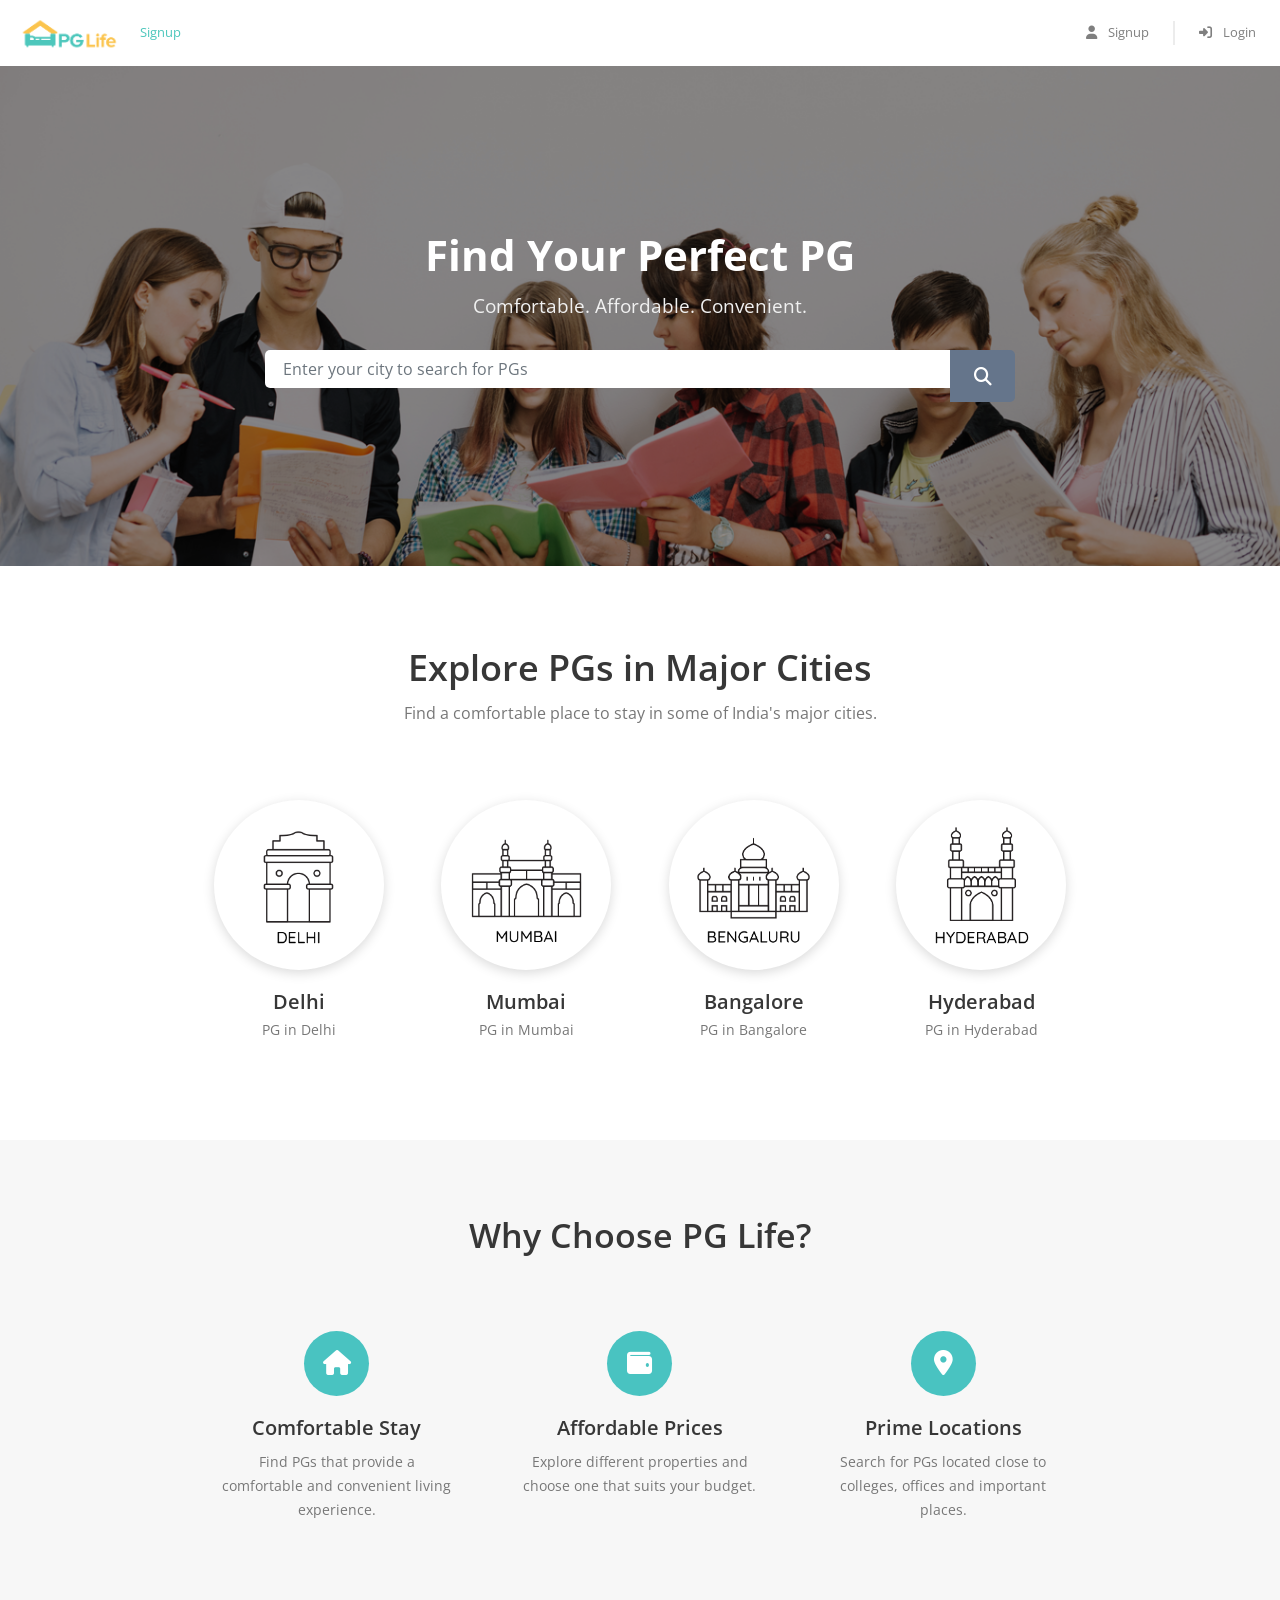
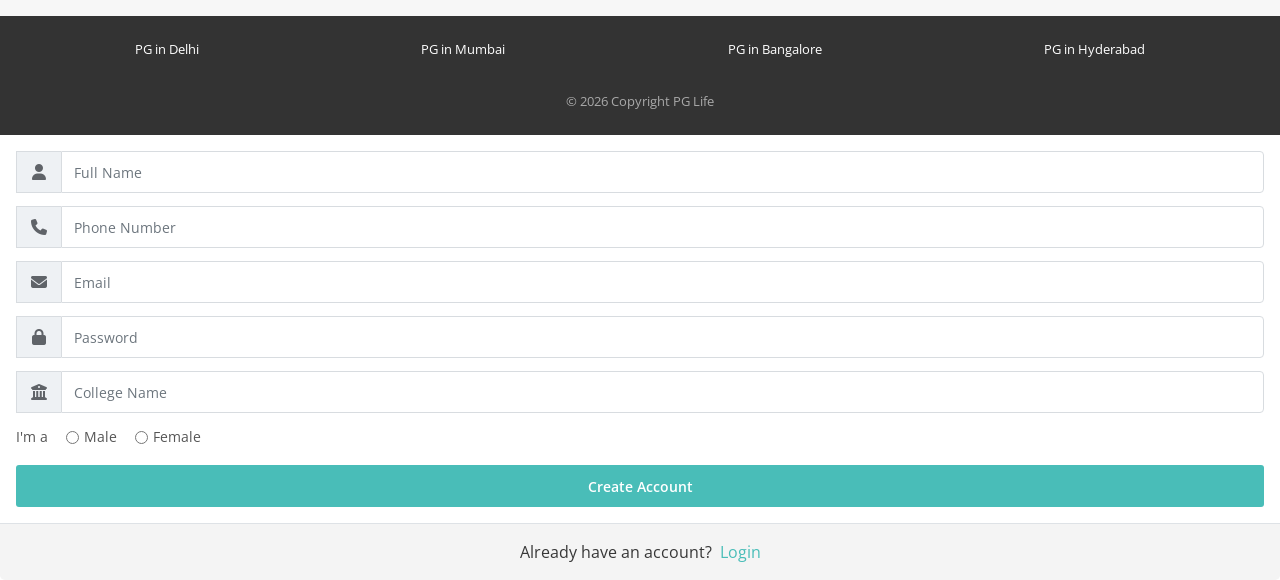
<file: index.html>
<!DOCTYPE html>
<html lang="en">

<head>

    <meta charset="UTF-8">
    <meta name="viewport" content="width=device-width, initial-scale=1.0">

    <title>PG Life | Find Your Perfect PG</title>
    <link rel="stylesheet" href="css/bootstrap.min.css">
<link rel="stylesheet" href="css/home.css">
<link rel="stylesheet"
      href="https://cdnjs.cloudflare.com/ajax/libs/font-awesome/6.5.2/css/all.min.css">

    <!-- Bootstrap -->
    <link rel="stylesheet" href="css/bootstrap.min.css">

    <!-- Google Font -->
    <link href="https://fonts.googleapis.com/css2?family=Open+Sans:wght@400;600;700&display=swap"
        rel="stylesheet">

    <!-- Font Awesome -->
    <link rel="stylesheet"
        href="https://use.fontawesome.com/releases/v5.11.2/css/all.css">

    <!-- Common CSS provided by Internshala -->
    <link rel="stylesheet" href="css/common.css">

    <!-- YOUR CSS -->
    <link rel="stylesheet" href="css/home.css">
    <link rel="stylesheet"
      href="https://cdnjs.cloudflare.com/ajax/libs/font-awesome/6.5.2/css/all.min.css">

</head>

<body>

    <!-- ================= HEADER ================= -->

    <header class="header">

        <nav class="navbar navbar-expand-md navbar-light">

            <!-- Logo -->
            <a class="navbar-brand" href="index.html">
                <img src="img/logo.png" alt="PG Life Logo">
            </a>
            <a href="#" data-toggle="modal" data-target="#signupModal">
    Signup
</a>

            <!-- Mobile menu button -->
            <button class="navbar-toggler"
                type="button"
                data-toggle="collapse"
                data-target="#mainNavbar">

                <span class="navbar-toggler-icon"></span>

            </button>

            <!-- Navigation -->
            <div class="collapse navbar-collapse justify-content-end"
                id="mainNavbar">

                <ul class="navbar-nav">

                    <li class="nav-item">
                        <a class="nav-link" href="#">
                            <i class="fas fa-user"></i>
                            Signup
                        </a>
                    </li>

                    <span class="nav-vl"></span>

                    <li class="nav-item">
                        <a class="nav-link" href="#">
                            <i class="fas fa-sign-in-alt"></i>
                            Login
                        </a>
                    </li>

                </ul>

            </div>

        </nav>

    </header>


    <!-- ================= HERO SECTION ================= -->

    <section class="hero-section">

        <!-- Dark overlay -->
        <div class="hero-overlay"></div>

        <div class="hero-content">

            <h1>
                Find Your Perfect PG
            </h1>

            <p>
                Comfortable. Affordable. Convenient.
            </p>

            <!-- Search -->
            <form class="search-box" action="property_list.html">

                <input
                    type="text"
                    class="form-control"
                    placeholder="Enter your city to search for PGs"
                    required
                >

                <button type="submit">
                    <i class="fas fa-search"></i>
                </button>

            </form>

        </div>

    </section>


    <!-- ================= MAJOR CITIES ================= -->

    <section class="cities-section">

        <div class="container">

            <h2>
                Explore PGs in Major Cities
            </h2>

            <p class="section-description">
                Find a comfortable place to stay in some of India's major cities.
            </p>


            <div class="row city-row">

                <!-- Delhi -->
                <div class="col-6 col-md-3">

                    <a href="property_list.html"
                        class="city-card">

                        <div class="city-image">
                            <img src="img/delhi.png"
                                alt="Delhi">
                        </div>

                        <h3>Delhi</h3>

                        <p>PG in Delhi</p>

                    </a>

                </div>


                <!-- Mumbai -->
                <div class="col-6 col-md-3">

                    <a href="property_list.html"
                        class="city-card">

                        <div class="city-image">
                            <img src="img/mumbai.png"
                                alt="Mumbai">
                        </div>

                        <h3>Mumbai</h3>

                        <p>PG in Mumbai</p>

                    </a>

                </div>


                <!-- Bangalore -->
                <div class="col-6 col-md-3">

                    <a href="property_list.html"
                        class="city-card">

                        <div class="city-image">
                            <img src="img/bangalore.png"
                                alt="Bangalore">
                        </div>

                        <h3>Bangalore</h3>

                        <p>PG in Bangalore</p>

                    </a>

                </div>


                <!-- Hyderabad -->
                <div class="col-6 col-md-3">

                    <a href="property_list.html"
                        class="city-card">

                        <div class="city-image">
                            <img src="img/hyderabad.png"
                                alt="Hyderabad">
                        </div>

                        <h3>Hyderabad</h3>

                        <p>PG in Hyderabad</p>

                    </a>

                </div>

            </div>

        </div>

    </section>


    <!-- ================= WHY PG LIFE ================= -->

    <section class="features-section">

        <div class="container">

            <h2>
                Why Choose PG Life?
            </h2>

            <div class="row">

                <div class="col-md-4 feature">

                    <div class="feature-icon">
                        <i class="fas fa-home"></i>
                    </div>

                    <h3>Comfortable Stay</h3>

                    <p>
                        Find PGs that provide a comfortable and
                        convenient living experience.
                    </p>

                </div>


                <div class="col-md-4 feature">

                    <div class="feature-icon">
                        <i class="fas fa-wallet"></i>
                    </div>

                    <h3>Affordable Prices</h3>

                    <p>
                        Explore different properties and choose
                        one that suits your budget.
                    </p>

                </div>


                <div class="col-md-4 feature">

                    <div class="feature-icon">
                        <i class="fas fa-map-marker-alt"></i>
                    </div>

                    <h3>Prime Locations</h3>

                    <p>
                        Search for PGs located close to colleges,
                        offices and important places.
                    </p>

                </div>

            </div>

        </div>

    </section>


    <!-- ================= FOOTER ================= -->

    <footer class="footer">

        <div class="footer-container">

            <div class="footer-cities">

                <div class="footer-city">
                    <a href="property_list.html">
                        PG in Delhi
                    </a>
                </div>

                <div class="footer-city">
                    <a href="property_list.html">
                        PG in Mumbai
                    </a>
                </div>

                <div class="footer-city">
                    <a href="property_list.html">
                        PG in Bangalore
                    </a>
                </div>

                <div class="footer-city">
                    <a href="property_list.html">
                        PG in Hyderabad
                    </a>
                </div>

            </div>

            <div class="footer-copyright">

                © 2026 Copyright PG Life

            </div>

        </div>

    </footer>


    <!-- JavaScript -->

    <script src="js/jquery.js"></script>

    <script src="js/bootstrap.min.js"></script>
    
<!-- Signup Modal -->
<div class="modal fade" id="signupModal" tabindex="-1" role="dialog" aria-hidden="true">

    <div class="modal-dialog modal-dialog-centered" role="document">

        <div class="modal-content signup-modal">

            <!-- Header -->
            <div class="modal-header">

                <h5 class="modal-title">
                    Signup with PGLife
                </h5>

                <button type="button"
                        class="close"
                        data-dismiss="modal"
                        aria-label="Close">

                    <span aria-hidden="true">&times;</span>

                </button>

            </div>


            <!-- Body -->
            <div class="modal-body">

                <div class="signup-input">
                    <span class="input-icon">
                        <i class="fas fa-user"></i>
                    </span>

                    <input type="text"
                           class="form-control"
                           placeholder="Full Name">
                </div>


                <div class="signup-input">
                    <span class="input-icon">
                        <i class="fas fa-phone"></i>
                    </span>

                    <input type="text"
                           class="form-control"
                           placeholder="Phone Number">
                </div>


                <div class="signup-input">
                    <span class="input-icon">
                        <i class="fas fa-envelope"></i>
                    </span>

                    <input type="email"
                           class="form-control"
                           placeholder="Email">
                </div>


                <div class="signup-input">
                    <span class="input-icon">
                        <i class="fas fa-lock"></i>
                    </span>

                    <input type="password"
                           class="form-control"
                           placeholder="Password">
                </div>


                <div class="signup-input">
                    <span class="input-icon">
                        <i class="fas fa-university"></i>
                    </span>

                    <input type="text"
                           class="form-control"
                           placeholder="College Name">
                </div>


                <div class="gender-section">

                    <span>I'm a</span>

                    <label>
                        <input type="radio" name="gender">
                        Male
                    </label>

                    <label>
                        <input type="radio" name="gender">
                        Female
                    </label>

                </div>


                <button type="button" class="create-account-btn">
                    Create Account
                </button>

            </div>


            <!-- Footer -->
            <div class="modal-footer">

                <span>Already have an account?</span>

                <a href="#" class="login-link">
                    Login
                </a>

            </div>

        </div>

    </div>

</div>
            <!-- Modal Body -->
            <div class="modal-body">

                <!-- Full Name -->
                <div class="signup-input">
                    <span class="input-icon">
                        <i class="fas fa-user"></i>
                    </span>

                    <input type="text"
                           class="form-control"
                           placeholder="Full Name">
                </div>

                <!-- Phone Number -->
                <div class="signup-input">
                    <span class="input-icon">
                        <i class="fas fa-phone"></i>
                    </span>

                    <input type="tel"
                           class="form-control"
                           placeholder="Phone Number">
                </div>

                <!-- Email -->
                <div class="signup-input">
                    <span class="input-icon">
                        <i class="fas fa-envelope"></i>
                    </span>

                    <input type="email"
                           class="form-control"
                           placeholder="Email">
                </div>

                <!-- Password -->
                <div class="signup-input">
                    <span class="input-icon">
                        <i class="fas fa-lock"></i>
                    </span>

                    <input type="password"
                           class="form-control"
                           placeholder="Password">
                </div>

                <!-- College Name -->
                <div class="signup-input">
                    <span class="input-icon">
                        <i class="fas fa-university"></i>
                    </span>

                    <input type="text"
                           class="form-control"
                           placeholder="College Name">
                </div>

                <!-- Gender -->
                <div class="gender-section">
                    <span>I'm a</span>

                    <label>
                        <input type="radio" name="gender" value="male">
                        Male
                    </label>

                    <label>
                        <input type="radio" name="gender" value="female">
                        Female
                    </label>
                </div>

                <!-- Create Account -->
                <button type="button" class="create-account-btn">
                    Create Account
                </button>

            </div>

            <!-- Modal Footer -->
            <div class="modal-footer">
                <span>Already have an account?</span>

                <a href="#" class="login-link">
                    Login
                </a>
            </div>

        </div>
    </div>
</div>
<script src="js/jquery.js"></script>
<script src="js/bootstrap.min.js"></script>
<!-- =========================
     SIGNUP MODAL
     ========================= -->

<div class="modal fade" id="signupModal" tabindex="-1">

    <div class="modal-dialog modal-dialog-centered">

        <div class="modal-content signup-modal">

            <!-- Header -->
            <div class="modal-header">

                <h5 class="modal-title">
                    Signup with PGLife
                </h5>

                <button type="button"
                        class="close"
                        data-dismiss="modal">

                    <span>&times;</span>

                </button>

            </div>


            <!-- Body -->
            <div class="modal-body">

                <!-- Full Name -->
                <div class="signup-input">

                    <div class="input-icon">
                        <i class="fas fa-user"></i>
                    </div>

                    <input type="text"
                           class="form-control"
                           placeholder="Full Name">

                </div>


                <!-- Phone -->
                <div class="signup-input">

                    <div class="input-icon">
                        <i class="fas fa-phone"></i>
                    </div>

                    <input type="text"
                           class="form-control"
                           placeholder="Phone Number">

                </div>


                <!-- Email -->
                <div class="signup-input">

                    <div class="input-icon">
                        <i class="fas fa-envelope"></i>
                    </div>

                    <input type="email"
                           class="form-control"
                           placeholder="Email">

                </div>


                <!-- Password -->
                <div class="signup-input">

                    <div class="input-icon">
                        <i class="fas fa-lock"></i>
                    </div>

                    <input type="password"
                           class="form-control"
                           placeholder="Password">

                </div>


                <!-- College -->
                <div class="signup-input">

                    <div class="input-icon">
                        <i class="fas fa-university"></i>
                    </div>

                    <input type="text"
                           class="form-control"
                           placeholder="College Name">

                </div>


                <!-- Gender -->
                <div class="gender-section">

                    <span>I'm a</span>

                    <label>
                        <input type="radio" name="gender">
                        Male
                    </label>

                    <label>
                        <input type="radio" name="gender">
                        Female
                    </label>

                </div>


                <!-- Create Account -->
                <button class="create-account-btn">
                    Create Account
                </button>

            </div>


            <!-- Footer -->
            <div class="modal-footer">

                <span>
                    Already have an account?
                </span>

                <a href="#" class="login-link">
                    Login
                </a>

            </div>

        </div>

    </div>

</div>


</body>

</html>
</file>
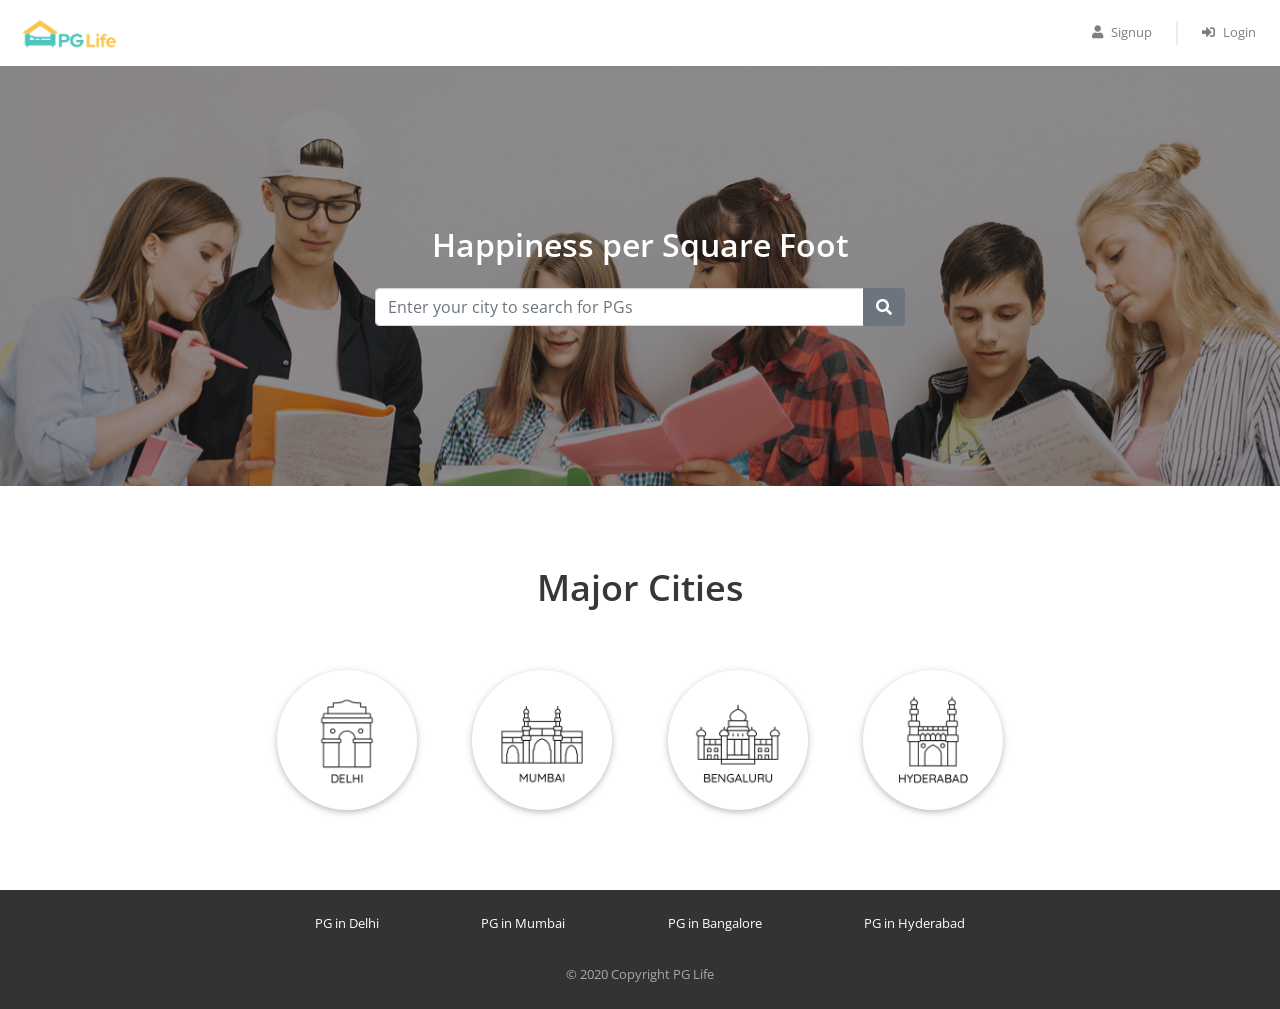
<file: Complete solution - module 2 and 3 assignment/index.html>
<!DOCTYPE html>
<html lang="en">

<head>
    <meta name="viewport" content="width=device-width, initial-scale=1">
    <title>Welcome | PG Life</title>

    <link href="css/bootstrap.min.css" rel="stylesheet" />
    <link href="https://use.fontawesome.com/releases/v5.11.2/css/all.css" rel="stylesheet" />
    <link href="https://fonts.googleapis.com/css2?family=Open+Sans:ital,wght@0,300;0,400;0,600;0,700;0,800;1,300;1,400;1,600;1,700;1,800&display=swap" rel="stylesheet" />
    <link href="css/common.css" rel="stylesheet" />
    <link href="css/home.css" rel="stylesheet" />
</head>

<body>
    <div class="header sticky-top">
        <nav class="navbar navbar-expand-md navbar-light">
            <a class="navbar-brand" href="index.html">
                <img src="img/logo.png" />
            </a>
            <button class="navbar-toggler" type="button" data-toggle="collapse" data-target="#my-navbar">
                <span class="navbar-toggler-icon"></span>
            </button>

            <div class="collapse navbar-collapse justify-content-end" id="my-navbar">
                <ul class="navbar-nav">
                    <li class="nav-item">
                        <a class="nav-link" href="#" data-toggle="modal" data-target="#signup-modal">
                            <i class="fas fa-user"></i>Signup
                        </a>
                    </li>
                    <div class="nav-vl"></div>
                    <li class="nav-item">
                        <a class="nav-link" href="#" data-toggle="modal" data-target="#login-modal">
                            <i class="fas fa-sign-in-alt"></i>Login
                        </a>
                    </li>
                </ul>
            </div>
        </nav>
    </div>

    <div id="loading">
    </div>

    <div class="banner-container">
        <h2 class="white pb-3">Happiness per Square Foot</h2>

        <form id="search-form">
            <div class="input-group city-search">
                <input type="text" class="form-control input-city" id='city' name='city' placeholder="Enter your city to search for PGs" />
                <div class="input-group-append">
                    <button type="submit" class="btn btn-secondary">
                        <i class="fa fa-search"></i>
                    </button>
                </div>
            </div>
        </form>
    </div>

    <div class="page-container">
        <h1 class="city-heading">
            Major Cities
        </h1>
        <div class="row">
            <div class="city-card-container col-md">
                <a href="property_list.html">
                    <div class="city-card rounded-circle">
                        <img src="img/delhi.png" class="city-img" />
                    </div>
                </a>
            </div>

            <div class="city-card-container col-md">
                <a href="property_list.html">
                    <div class="city-card rounded-circle">
                        <img src="img/mumbai.png" class="city-img" />
                    </div>
                </a>
            </div>

            <div class="city-card-container col-md">
                <a href="property_list.html">
                    <div class="city-card rounded-circle">
                        <img src="img/bangalore.png" class="city-img" />
                    </div>
                </a>
            </div>

            <div class="city-card-container col-md">
                <a href="property_list.html">
                    <div class="city-card rounded-circle">
                        <img src="img/hyderabad.png" class="city-img" />
                    </div>
                </a>
            </div>
        </div>
    </div>

    <div class="modal fade" id="signup-modal" tabindex="-1" role="dialog" aria-labelledby="signup-heading" aria-hidden="true">
        <div class="modal-dialog" role="document">
            <div class="modal-content">
                <div class="modal-header">
                    <h5 class="modal-title" id="signup-heading">Signup with PGLife</h5>
                    <button type="button" class="close" data-dismiss="modal" aria-label="Close">
                        <span aria-hidden="true">&times;</span>
                    </button>
                </div>

                <div class="modal-body">
                    <form id="signup-form" class="form" role="form">
                        <div class="input-group form-group">
                            <div class="input-group-prepend">
                                <span class="input-group-text">
                                    <i class="fas fa-user"></i>
                                </span>
                            </div>
                            <input type="text" class="form-control" name="full_name" placeholder="Full Name" maxlength="30" required>
                        </div>

                        <div class="input-group form-group">
                            <div class="input-group-prepend">
                                <span class="input-group-text">
                                    <i class="fas fa-phone-alt"></i>
                                </span>
                            </div>
                            <input type="text" class="form-control" name="phone" placeholder="Phone Number" maxlength="10" minlength="10" required>
                        </div>

                        <div class="input-group form-group">
                            <div class="input-group-prepend">
                                <span class="input-group-text">
                                    <i class="fas fa-envelope"></i>
                                </span>
                            </div>
                            <input type="email" class="form-control" name="email" placeholder="Email" required>
                        </div>

                        <div class="input-group form-group">
                            <div class="input-group-prepend">
                                <span class="input-group-text">
                                    <i class="fas fa-lock"></i>
                                </span>
                            </div>
                            <input type="password" class="form-control" name="password" placeholder="Password" minlength="6" required>
                        </div>

                        <div class="input-group form-group">
                            <div class="input-group-prepend">
                                <span class="input-group-text">
                                    <i class="fas fa-university"></i>
                                </span>
                            </div>
                            <input type="text" class="form-control" name="college_name" placeholder="College Name" maxlength="150" required>
                        </div>

                        <div class="form-group">
                            <span>I'm a</span>
                            <input type="radio" class="ml-3" id="gender-male" name="gender" value="male" /> Male
                            <label for="gender-male">
                            </label>
                            <input type="radio" class="ml-3" id="gender-female" name="gender" value="female" />
                            <label for="gender-female">
                                Female
                            </label>
                        </div>

                        <div class="form-group">
                            <button type="submit" class="btn btn-block btn-primary">Create Account</button>
                        </div>
                    </form>
                </div>

                <div class="modal-footer">
                    <span>Already have an account?
                        <a href="#" data-dismiss="modal" data-toggle="modal" data-target="#login-modal">Login</a>
                    </span>
                </div>
            </div>
        </div>
    </div>

    <div class="modal fade" id="login-modal" tabindex="-1" role="dialog" aria-labelledby="login-heading" aria-hidden="true">
        <div class="modal-dialog modal-dialog-centered" role="document">
            <div class="modal-content">
                <div class="modal-header">
                    <h5 class="modal-title" id="login-heading">Login with PGLife</h5>
                    <button type="button" class="close" data-dismiss="modal" aria-label="Close">
                        <span aria-hidden="true">&times;</span>
                    </button>
                </div>

                <div class="modal-body">
                    <form id="login-form" class="form" role="form">
                        <div class="input-group form-group">
                            <div class="input-group-prepend">
                                <span class="input-group-text">
                                    <i class="fas fa-user"></i>
                                </span>
                            </div>
                            <input type="email" class="form-control" name="email" placeholder="Email" required>
                        </div>

                        <div class="input-group form-group">
                            <div class="input-group-prepend">
                                <span class="input-group-text">
                                    <i class="fas fa-lock"></i>
                                </span>
                            </div>
                            <input type="password" class="form-control" name="password" placeholder="Password" minlength="6" required>
                        </div>

                        <div class="form-group">
                            <button type="submit" class="btn btn-block btn-primary">Login</button>
                        </div>
                    </form>
                </div>

                <div class="modal-footer">
                    <span>
                        <a href="#" data-dismiss="modal" data-toggle="modal" data-target="#signup-modal">Click here</a>
                        to register a new account
                    </span>
                </div>
            </div>
        </div>
    </div>

    <div class="footer">
        <div class="page-container footer-container">
            <div class="footer-cities">
                <div class="footer-city">
                    <a href="property_list.html">PG in Delhi</a>
                </div>
                <div class="footer-city">
                    <a href="property_list.html">PG in Mumbai</a>
                </div>
                <div class="footer-city">
                    <a href="property_list.html">PG in Bangalore</a>
                </div>
                <div class="footer-city">
                    <a href="property_list.html">PG in Hyderabad</a>
                </div>
            </div>
            <div class="footer-copyright">© 2020 Copyright PG Life </div>
        </div>
    </div>

    <script type="text/javascript" src="js/jquery.js"></script>
    <script type="text/javascript" src="js/bootstrap.min.js"></script>
</body>

</html>
</file>
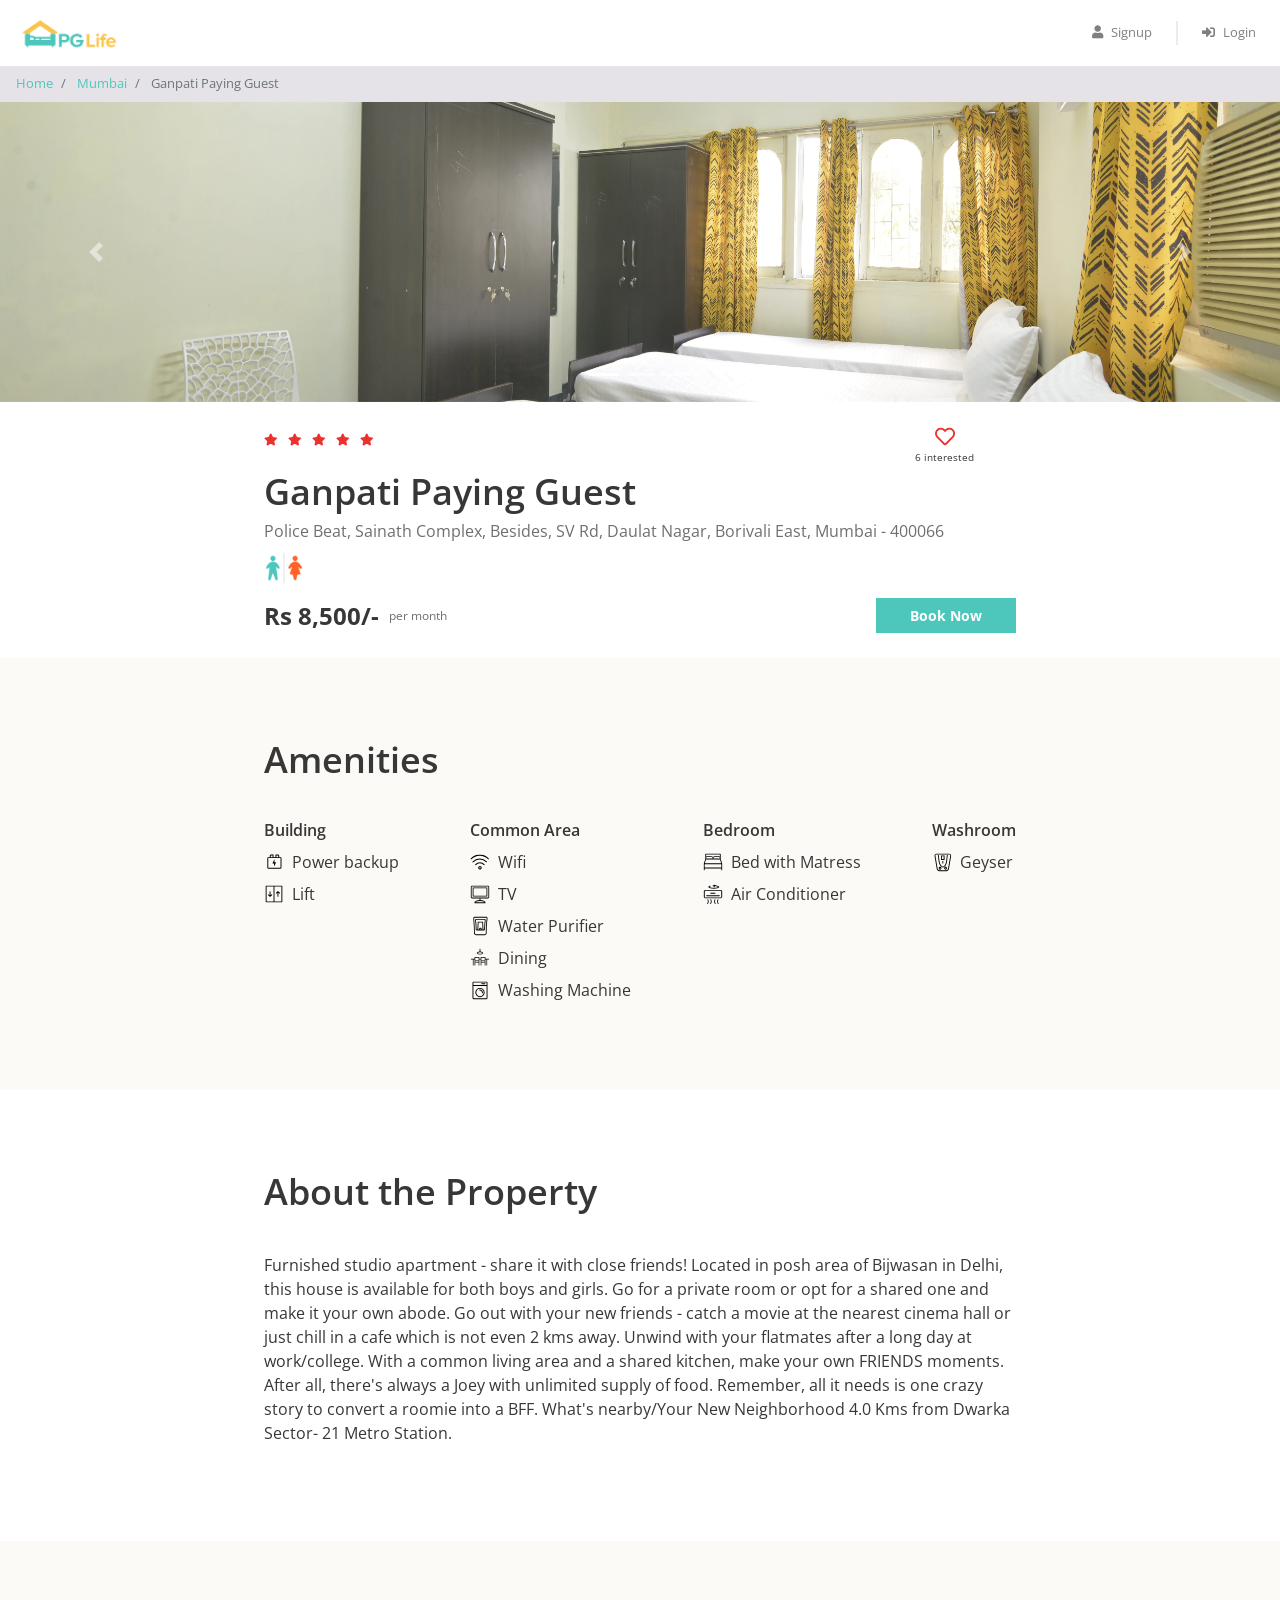
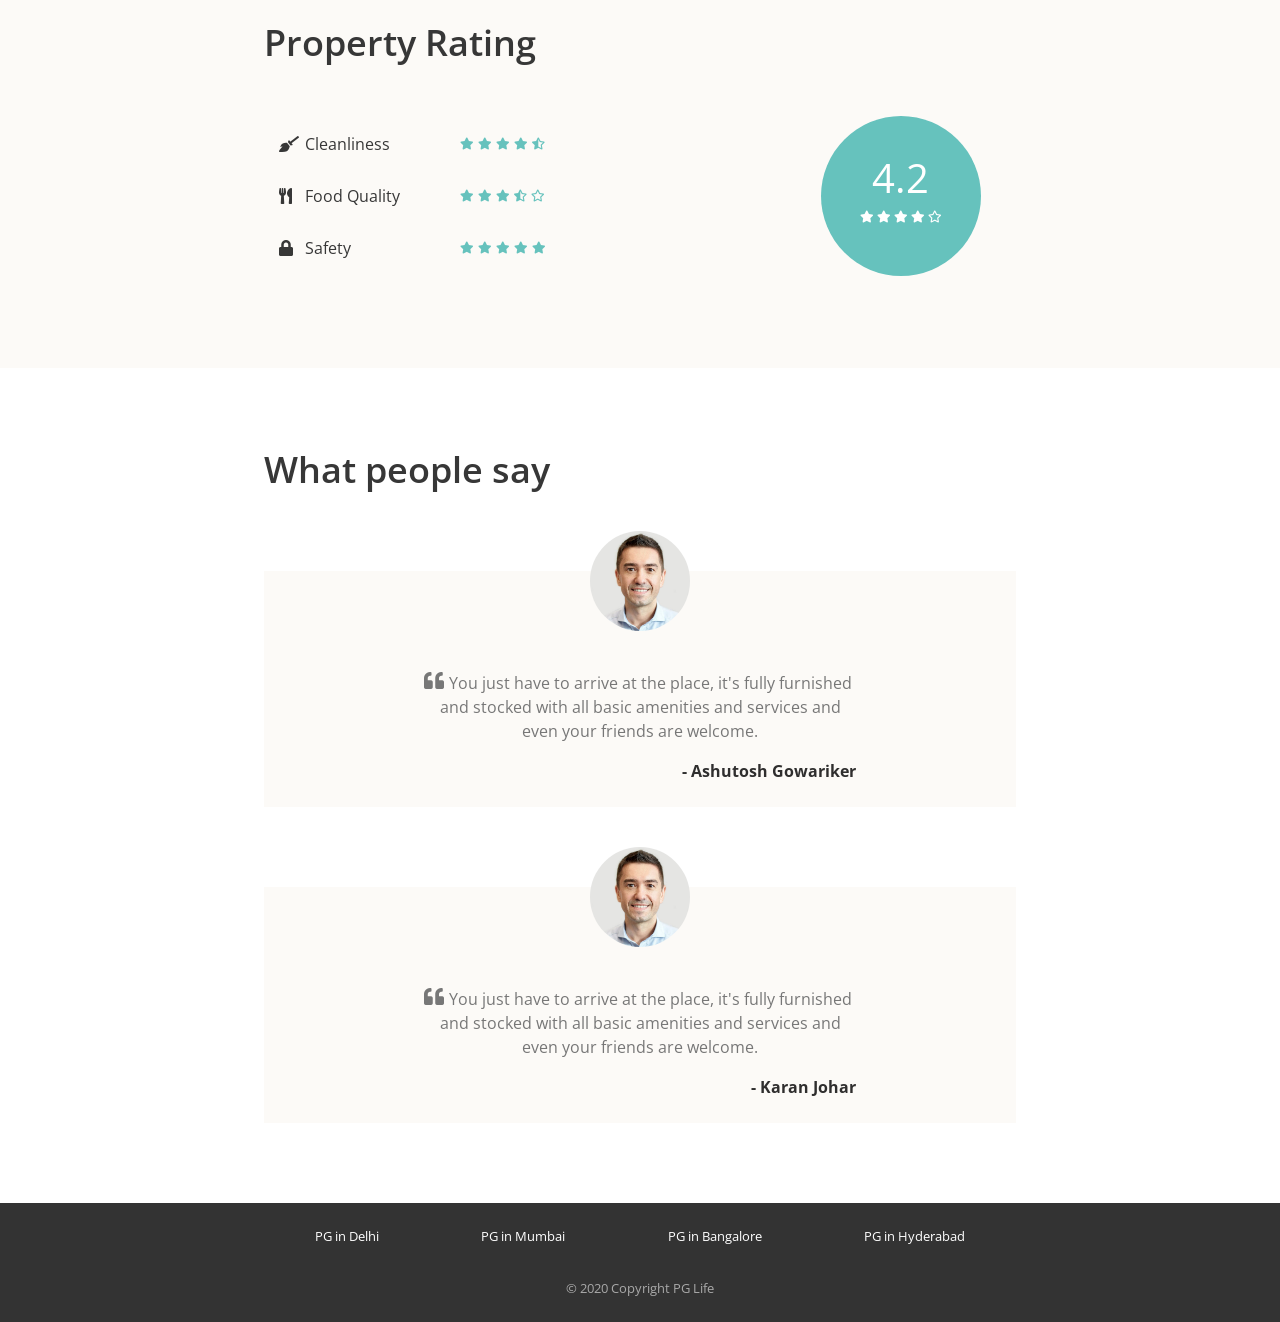
<file: property_detail.html>
<!DOCTYPE html>
<html lang="en">

<head>
    <meta name="viewport" content="width=device-width, initial-scale=1">
    <title>Ganpati Paying Guest | PG Life</title>

    <link href="css/bootstrap.min.css" rel="stylesheet" />
    <link href="https://use.fontawesome.com/releases/v5.11.2/css/all.css" rel="stylesheet" />
    <link href="https://fonts.googleapis.com/css2?family=Open+Sans:ital,wght@0,300;0,400;0,600;0,700;0,800;1,300;1,400;1,600;1,700;1,800&display=swap" rel="stylesheet" />
    <link href="css/common.css" rel="stylesheet" />
    <link href="css/property_detail.css" rel="stylesheet" />
</head>

<body>
    <div class="header sticky-top">
        <nav class="navbar navbar-expand-md navbar-light">
            <a class="navbar-brand" href="index.html">
                <img src="img/logo.png" />
            </a>
            <button class="navbar-toggler" type="button" data-toggle="collapse" data-target="#my-navbar">
                <span class="navbar-toggler-icon"></span>
            </button>

            <div class="collapse navbar-collapse justify-content-end" id="my-navbar">
                <ul class="navbar-nav">
                    <li class="nav-item">
                        <a class="nav-link" href="#" data-toggle="modal" data-target="#signup-modal">
                            <i class="fas fa-user"></i>Signup
                        </a>
                    </li>
                    <div class="nav-vl"></div>
                    <li class="nav-item">
                        <a class="nav-link" href="#" data-toggle="modal" data-target="#login-modal">
                            <i class="fas fa-sign-in-alt"></i>Login
                        </a>
                    </li>
                </ul>
            </div>
        </nav>
    </div>

    <div id="loading">
    </div>

    <nav aria-label="breadcrumb">
        <ol class="breadcrumb py-2">
            <li class="breadcrumb-item">
                <a href="index.html">Home</a>
            </li>
            <li class="breadcrumb-item">
                <a href="property_list.html">Mumbai</a>
            </li>
            <li class="breadcrumb-item active" aria-current="page">
                Ganpati Paying Guest
            </li>
        </ol>
    </nav>

    <div id="property-images" class="carousel slide" data-ride="carousel">
        <ol class="carousel-indicators">
            <li data-target="#property-images" data-slide-to="0" class="active"></li>
            <li data-target="#property-images" data-slide-to="1" class=""></li>
            <li data-target="#property-images" data-slide-to="2" class=""></li>
        </ol>
        <div class="carousel-inner">
            <div class="carousel-item active">
                <img class="d-block w-100" src="img/properties/1/1d4f0757fdb86d5f.jpg" alt="slide">
            </div>
            <div class="carousel-item">
                <img class="d-block w-100" src="img/properties/1/46ebbb537aa9fb0a.jpg" alt="slide">
            </div>
            <div class="carousel-item">
                <img class="d-block w-100" src="img/properties/1/eace7b9114fd6046.jpg" alt="slide">
            </div>
        </div>
        <a class="carousel-control-prev" href="#property-images" role="button" data-slide="prev">
            <span class="carousel-control-prev-icon" aria-hidden="true"></span>
            <span class="sr-only">Previous</span>
        </a>
        <a class="carousel-control-next" href="#property-images" role="button" data-slide="next">
            <span class="carousel-control-next-icon" aria-hidden="true"></span>
            <span class="sr-only">Next</span>
        </a>
    </div>

    <div class="property-summary page-container">
        <div class="row no-gutters justify-content-between">
            <div class="star-container" title="4.8">
                <i class="fas fa-star"></i>
                <i class="fas fa-star"></i>
                <i class="fas fa-star"></i>
                <i class="fas fa-star"></i>
                <i class="fas fa-star"></i>
            </div>
            <div class="interested-container">
                <i class="is-interested-image far fa-heart"></i>
                <div class="interested-text">
                    <span class="interested-user-count">6</span> interested
                </div>
            </div>
        </div>
        <div class="detail-container">
            <div class="property-name">Ganpati Paying Guest</div>
            <div class="property-address">Police Beat, Sainath Complex, Besides, SV Rd, Daulat Nagar, Borivali East, Mumbai - 400066</div>
            <div class="property-gender">
                <img src="img/unisex.png" />
            </div>
        </div>
        <div class="row no-gutters">
            <div class="rent-container col-6">
                <div class="rent">Rs 8,500/-</div>
                <div class="rent-unit">per month</div>
            </div>
            <div class="button-container col-6">
                <a href="#" class="btn btn-primary">Book Now</a>
            </div>
        </div>
    </div>

    <div class="property-amenities">
        <div class="page-container">
            <h1>Amenities</h1>
            <div class="row justify-content-between">
                <div class="col-md-auto">
                    <h5>Building</h5>
                    <div class="amenity-container">
                        <img src="img/amenities/powerbackup.svg">
                        <span>Power backup</span>
                    </div>
                    <div class="amenity-container">
                        <img src="img/amenities/lift.svg">
                        <span>Lift</span>
                    </div>
                </div>

                <div class="col-md-auto">
                    <h5>Common Area</h5>
                    <div class="amenity-container">
                        <img src="img/amenities/wifi.svg">
                        <span>Wifi</span>
                    </div>
                    <div class="amenity-container">
                        <img src="img/amenities/tv.svg">
                        <span>TV</span>
                    </div>
                    <div class="amenity-container">
                        <img src="img/amenities/rowater.svg">
                        <span>Water Purifier</span>
                    </div>
                    <div class="amenity-container">
                        <img src="img/amenities/dining.svg">
                        <span>Dining</span>
                    </div>
                    <div class="amenity-container">
                        <img src="img/amenities/washingmachine.svg">
                        <span>Washing Machine</span>
                    </div>
                </div>

                <div class="col-md-auto">
                    <h5>Bedroom</h5>
                    <div class="amenity-container">
                        <img src="img/amenities/bed.svg">
                        <span>Bed with Matress</span>
                    </div>
                    <div class="amenity-container">
                        <img src="img/amenities/ac.svg">
                        <span>Air Conditioner</span>
                    </div>
                </div>

                <div class="col-md-auto">
                    <h5>Washroom</h5>
                    <div class="amenity-container">
                        <img src="img/amenities/geyser.svg">
                        <span>Geyser</span>
                    </div>
                </div>
            </div>
        </div>
    </div>

    <div class="property-about page-container">
        <h1>About the Property</h1>
        <p>Furnished studio apartment - share it with close friends! Located in posh area of Bijwasan in Delhi, this house is available for both boys and girls. Go for a private room or opt for a shared one and make it your own abode. Go out with your new friends - catch a movie at the nearest cinema hall or just chill in a cafe which is not even 2 kms away. Unwind with your flatmates after a long day at work/college. With a common living area and a shared kitchen, make your own FRIENDS moments. After all, there's always a Joey with unlimited supply of food. Remember, all it needs is one crazy story to convert a roomie into a BFF. What's nearby/Your New Neighborhood 4.0 Kms from Dwarka Sector- 21 Metro Station.</p>
    </div>

    <div class="property-rating">
        <div class="page-container">
            <h1>Property Rating</h1>
            <div class="row align-items-center justify-content-between">
                <div class="col-md-6">
                    <div class="rating-criteria row">
                        <div class="col-6">
                            <i class="rating-criteria-icon fas fa-broom"></i>
                            <span class="rating-criteria-text">Cleanliness</span>
                        </div>
                        <div class="rating-criteria-star-container col-6" title="4.3">
                            <i class="fas fa-star"></i>
                            <i class="fas fa-star"></i>
                            <i class="fas fa-star"></i>
                            <i class="fas fa-star"></i>
                            <i class="fas fa-star-half-alt"></i>
                        </div>
                    </div>

                    <div class="rating-criteria row">
                        <div class="col-6">
                            <i class="rating-criteria-icon fas fa-utensils"></i>
                            <span class="rating-criteria-text">Food Quality</span>
                        </div>
                        <div class="rating-criteria-star-container col-6" title="3.4">
                            <i class="fas fa-star"></i>
                            <i class="fas fa-star"></i>
                            <i class="fas fa-star"></i>
                            <i class="fas fa-star-half-alt"></i>
                            <i class="far fa-star"></i>
                        </div>
                    </div>

                    <div class="rating-criteria row">
                        <div class="col-6">
                            <i class="rating-criteria-icon fa fa-lock"></i>
                            <span class="rating-criteria-text">Safety</span>
                        </div>
                        <div class="rating-criteria-star-container col-6" title="4.8">
                            <i class="fas fa-star"></i>
                            <i class="fas fa-star"></i>
                            <i class="fas fa-star"></i>
                            <i class="fas fa-star"></i>
                            <i class="fas fa-star"></i>
                        </div>
                    </div>
                </div>

                <div class="col-md-4">
                    <div class="rating-circle">
                        <div class="total-rating">4.2</div>
                        <div class="rating-circle-star-container">
                            <i class="fas fa-star"></i>
                            <i class="fas fa-star"></i>
                            <i class="fas fa-star"></i>
                            <i class="fas fa-star"></i>
                            <i class="far fa-star"></i>
                        </div>
                    </div>
                </div>
            </div>
        </div>
    </div>

    <div class="property-testimonials page-container">
        <h1>What people say</h1>
        <div class="testimonial-block">
            <div class="testimonial-image-container">
                <img class="testimonial-img" src="img/man.png">
            </div>
            <div class="testimonial-text">
                <i class="fa fa-quote-left" aria-hidden="true"></i>
                <p>You just have to arrive at the place, it's fully furnished and stocked with all basic amenities and services and even your friends are welcome.</p>
            </div>
            <div class="testimonial-name">- Ashutosh Gowariker</div>
        </div>
        <div class="testimonial-block">
            <div class="testimonial-image-container">
                <img class="testimonial-img" src="img/man.png">
            </div>
            <div class="testimonial-text">
                <i class="fa fa-quote-left" aria-hidden="true"></i>
                <p>You just have to arrive at the place, it's fully furnished and stocked with all basic amenities and services and even your friends are welcome.</p>
            </div>
            <div class="testimonial-name">- Karan Johar</div>
        </div>
    </div>

    <div class="modal fade" id="signup-modal" tabindex="-1" role="dialog" aria-labelledby="signup-heading" aria-hidden="true">
        <div class="modal-dialog" role="document">
            <div class="modal-content">
                <div class="modal-header">
                    <h5 class="modal-title" id="signup-heading">Signup with PGLife</h5>
                    <button type="button" class="close" data-dismiss="modal" aria-label="Close">
                        <span aria-hidden="true">&times;</span>
                    </button>
                </div>

                <div class="modal-body">
                    <form id="signup-form" class="form" role="form">
                        <div class="input-group form-group">
                            <div class="input-group-prepend">
                                <span class="input-group-text">
                                    <i class="fas fa-user"></i>
                                </span>
                            </div>
                            <input type="text" class="form-control" name="full_name" placeholder="Full Name" maxlength="30" required>
                        </div>

                        <div class="input-group form-group">
                            <div class="input-group-prepend">
                                <span class="input-group-text">
                                    <i class="fas fa-phone-alt"></i>
                                </span>
                            </div>
                            <input type="text" class="form-control" name="phone" placeholder="Phone Number" maxlength="10" minlength="10" required>
                        </div>

                        <div class="input-group form-group">
                            <div class="input-group-prepend">
                                <span class="input-group-text">
                                    <i class="fas fa-envelope"></i>
                                </span>
                            </div>
                            <input type="email" class="form-control" name="email" placeholder="Email" required>
                        </div>

                        <div class="input-group form-group">
                            <div class="input-group-prepend">
                                <span class="input-group-text">
                                    <i class="fas fa-lock"></i>
                                </span>
                            </div>
                            <input type="password" class="form-control" name="password" placeholder="Password" minlength="6" required>
                        </div>

                        <div class="input-group form-group">
                            <div class="input-group-prepend">
                                <span class="input-group-text">
                                    <i class="fas fa-university"></i>
                                </span>
                            </div>
                            <input type="text" class="form-control" name="college_name" placeholder="College Name" maxlength="150" required>
                        </div>

                        <div class="form-group">
                            <span>I'm a</span>
                            <input type="radio" class="ml-3" id="gender-male" name="gender" value="male" /> Male
                            <label for="gender-male">
                            </label>
                            <input type="radio" class="ml-3" id="gender-female" name="gender" value="female" />
                            <label for="gender-female">
                                Female
                            </label>
                        </div>

                        <div class="form-group">
                            <button type="submit" class="btn btn-block btn-primary">Create Account</button>
                        </div>
                    </form>
                </div>

                <div class="modal-footer">
                    <span>Already have an account?
                        <a href="#" data-dismiss="modal" data-toggle="modal" data-target="#login-modal">Login</a>
                    </span>
                </div>
            </div>
        </div>
    </div>

    <div class="modal fade" id="login-modal" tabindex="-1" role="dialog" aria-labelledby="login-heading" aria-hidden="true">
        <div class="modal-dialog modal-dialog-centered" role="document">
            <div class="modal-content">
                <div class="modal-header">
                    <h5 class="modal-title" id="login-heading">Login with PGLife</h5>
                    <button type="button" class="close" data-dismiss="modal" aria-label="Close">
                        <span aria-hidden="true">&times;</span>
                    </button>
                </div>

                <div class="modal-body">
                    <form id="login-form" class="form" role="form">
                        <div class="input-group form-group">
                            <div class="input-group-prepend">
                                <span class="input-group-text">
                                    <i class="fas fa-user"></i>
                                </span>
                            </div>
                            <input type="email" class="form-control" name="email" placeholder="Email" required>
                        </div>

                        <div class="input-group form-group">
                            <div class="input-group-prepend">
                                <span class="input-group-text">
                                    <i class="fas fa-lock"></i>
                                </span>
                            </div>
                            <input type="password" class="form-control" name="password" placeholder="Password" minlength="6" required>
                        </div>

                        <div class="form-group">
                            <button type="submit" class="btn btn-block btn-primary">Login</button>
                        </div>
                    </form>
                </div>

                <div class="modal-footer">
                    <span>
                        <a href="#" data-dismiss="modal" data-toggle="modal" data-target="#signup-modal">Click here</a>
                        to register a new account
                    </span>
                </div>
            </div>
        </div>
    </div>

    <div class="footer">
        <div class="page-container footer-container">
            <div class="footer-cities">
                <div class="footer-city">
                    <a href="property_list.html">PG in Delhi</a>
                </div>
                <div class="footer-city">
                    <a href="property_list.html">PG in Mumbai</a>
                </div>
                <div class="footer-city">
                    <a href="property_list.html">PG in Bangalore</a>
                </div>
                <div class="footer-city">
                    <a href="property_list.html">PG in Hyderabad</a>
                </div>
            </div>
            <div class="footer-copyright">© 2020 Copyright PG Life </div>
        </div>
    </div>

    <script type="text/javascript" src="js/jquery.js"></script>
    <script type="text/javascript" src="js/bootstrap.min.js"></script>
</body>

</html>
</file>
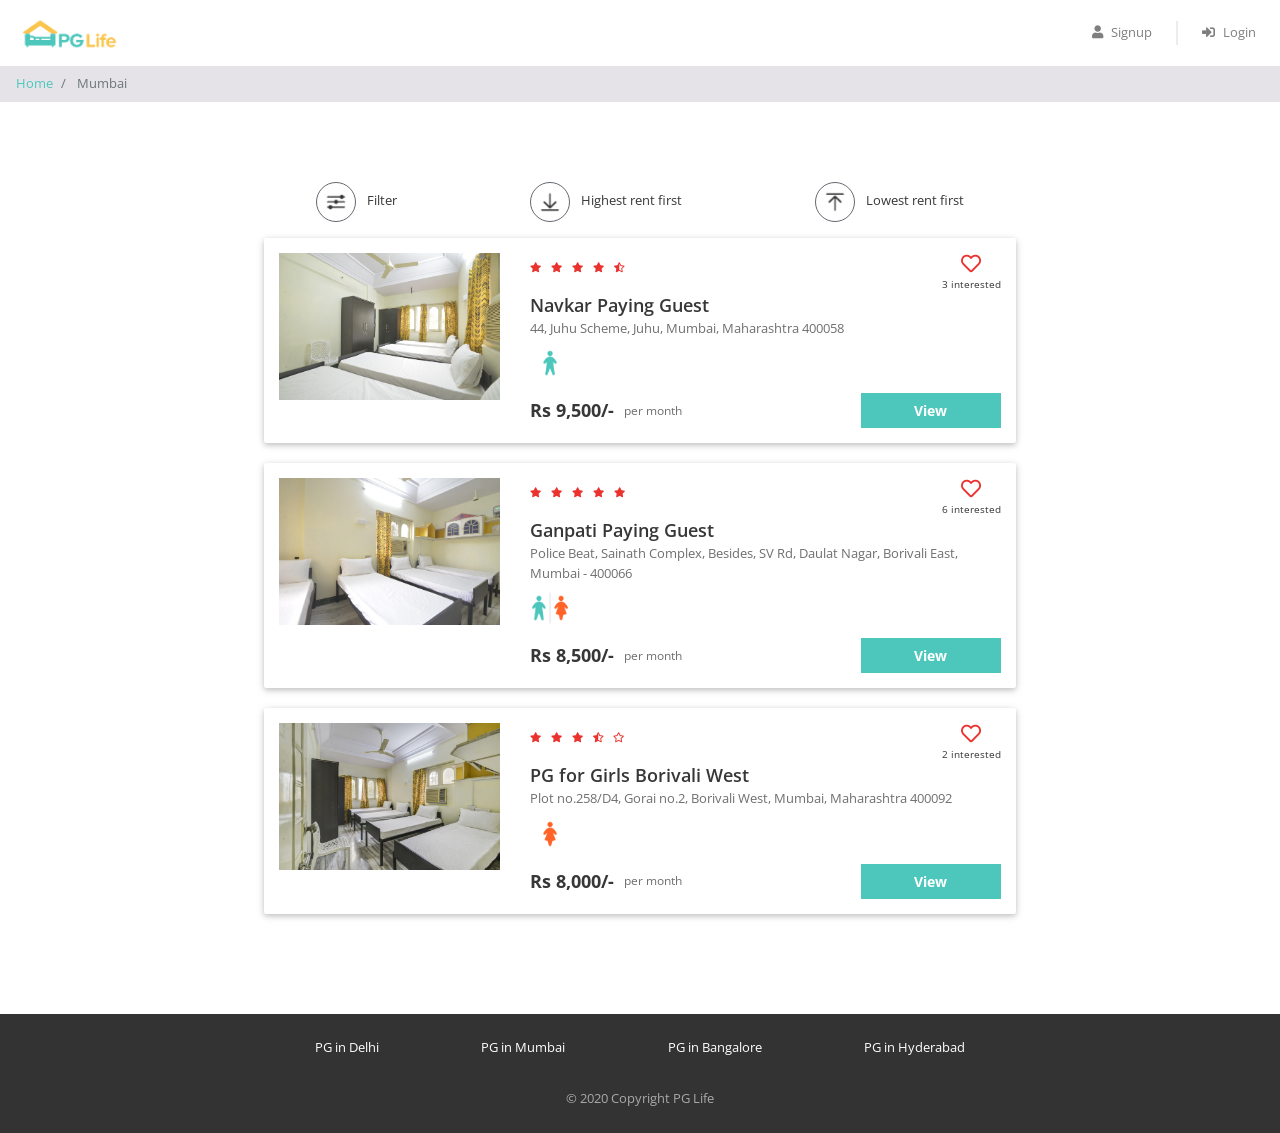
<file: property_list.html>
<!DOCTYPE html>
<html lang="en">

<head>
    <meta name="viewport" content="width=device-width, initial-scale=1">
    <title>Best PG's in Mumbai | PG Life</title>

    <link href="css/bootstrap.min.css" rel="stylesheet" />
    <link href="https://use.fontawesome.com/releases/v5.11.2/css/all.css" rel="stylesheet" />
    <link href="https://fonts.googleapis.com/css2?family=Open+Sans:ital,wght@0,300;0,400;0,600;0,700;0,800;1,300;1,400;1,600;1,700;1,800&display=swap" rel="stylesheet" />
    <link href="css/common.css" rel="stylesheet" />
    <link href="css/property_list.css" rel="stylesheet" />
</head>

<body>
    <div class="header sticky-top">
        <nav class="navbar navbar-expand-md navbar-light">
            <a class="navbar-brand" href="index.html">
                <img src="img/logo.png" />
            </a>
            <button class="navbar-toggler" type="button" data-toggle="collapse" data-target="#my-navbar">
                <span class="navbar-toggler-icon"></span>
            </button>

            <div class="collapse navbar-collapse justify-content-end" id="my-navbar">
                <ul class="navbar-nav">
                    <li class="nav-item">
                        <a class="nav-link" href="#" data-toggle="modal" data-target="#signup-modal">
                            <i class="fas fa-user"></i>Signup
                        </a>
                    </li>
                    <div class="nav-vl"></div>
                    <li class="nav-item">
                        <a class="nav-link" href="#" data-toggle="modal" data-target="#login-modal">
                            <i class="fas fa-sign-in-alt"></i>Login
                        </a>
                    </li>
                </ul>
            </div>
        </nav>
    </div>

    <div id="loading">
    </div>

    <nav aria-label="breadcrumb">
        <ol class="breadcrumb py-2">
            <li class="breadcrumb-item">
                <a href="index.html">Home</a>
            </li>
            <li class="breadcrumb-item active" aria-current="page">
                Mumbai
            </li>
        </ol>
    </nav>

    <div class="page-container">
        <div class="filter-bar row justify-content-around">
            <div class="col-auto" data-toggle="modal" data-target="#filter-modal">
                <img src="img/filter.png" alt="filter" />
                <span>Filter</span>
            </div>
            <div class="col-auto">
                <img src="img/desc.png" alt="sort-desc" />
                <span>Highest rent first</span>
            </div>
            <div class="col-auto">
                <img src="img/asc.png" alt="sort-asc" />
                <span>Lowest rent first</span>
            </div>
        </div>

        
        <div class="property-card row">
            <div class="image-container col-md-4">
                <img src="img/properties/1/1d4f0757fdb86d5f.jpg" />
            </div>
            <div class="content-container col-md-8">
                <div class="row no-gutters justify-content-between">
                    <div class="star-container" title="4.5">
                        <i class="fas fa-star"></i>
                        <i class="fas fa-star"></i>
                        <i class="fas fa-star"></i>
                        <i class="fas fa-star"></i>
                        <i class="fas fa-star-half-alt"></i>
                    </div>
                    <div class="interested-container">
                        <i class="far fa-heart"></i>
                        <div class="interested-text">3 interested</div>
                    </div>
                </div>
                <div class="detail-container">
                    <div class="property-name">Navkar Paying Guest</div>
                    <div class="property-address">44, Juhu Scheme, Juhu, Mumbai, Maharashtra 400058</div>
                    <div class="property-gender">
                        <img src="img/male.png" />
                    </div>
                </div>
                <div class="row no-gutters">
                    <div class="rent-container col-6">
                        <div class="rent">Rs 9,500/-</div>
                        <div class="rent-unit">per month</div>
                    </div>
                    <div class="button-container col-6">
                        <a href="property_detail.html" class="btn btn-primary">View</a>
                    </div>
                </div>
            </div>
        </div>

        <div class="property-card row">
            <div class="image-container col-md-4">
                <img src="img/properties/1/eace7b9114fd6046.jpg" />
            </div>
            <div class="content-container col-md-8">
                <div class="row no-gutters justify-content-between">
                    <div class="star-container" title="4.8">
                        <i class="fas fa-star"></i>
                        <i class="fas fa-star"></i>
                        <i class="fas fa-star"></i>
                        <i class="fas fa-star"></i>
                        <i class="fas fa-star"></i>
                    </div>
                    <div class="interested-container">
                        <i class="far fa-heart"></i>
                        <div class="interested-text">6 interested</div>
                    </div>
                </div>
                <div class="detail-container">
                    <div class="property-name">Ganpati Paying Guest</div>
                    <div class="property-address">Police Beat, Sainath Complex, Besides, SV Rd, Daulat Nagar, Borivali East, Mumbai - 400066</div>
                    <div class="property-gender">
                        <img src="img/unisex.png" />
                    </div>
                </div>
                <div class="row no-gutters">
                    <div class="rent-container col-6">
                        <div class="rent">Rs 8,500/-</div>
                        <div class="rent-unit">per month</div>
                    </div>
                    <div class="button-container col-6">
                        <a href="property_detail.html" class="btn btn-primary">View</a>
                    </div>
                </div>
            </div>
        </div>

        <div class="property-card row">
            <div class="image-container col-md-4">
                <img src="img/properties/1/46ebbb537aa9fb0a.jpg" />
            </div>
            <div class="content-container col-md-8">
                <div class="row no-gutters justify-content-between">
                    <div class="star-container" title="3.5">
                        <i class="fas fa-star"></i>
                        <i class="fas fa-star"></i>
                        <i class="fas fa-star"></i>
                        <i class="fas fa-star-half-alt"></i>
                        <i class="far fa-star"></i>
                    </div>
                    <div class="interested-container">
                        <i class="far fa-heart"></i>
                        <div class="interested-text">2 interested</div>
                    </div>
                </div>
                <div class="detail-container">
                    <div class="property-name">PG for Girls Borivali West</div>
                    <div class="property-address">Plot no.258/D4, Gorai no.2, Borivali West, Mumbai, Maharashtra 400092</div>
                    <div class="property-gender">
                        <img src="img/female.png" />
                    </div>
                </div>
                <div class="row no-gutters">
                    <div class="rent-container col-6">
                        <div class="rent">Rs 8,000/-</div>
                        <div class="rent-unit">per month</div>
                    </div>
                    <div class="button-container col-6">
                        <a href="property_detail.html" class="btn btn-primary">View</a>
                    </div>
                </div>
            </div>
        </div>
    </div>

    <div class="modal fade" id="filter-modal" tabindex="-1" role="dialog" aria-labelledby="filter-heading" aria-hidden="true">
        <div class="modal-dialog modal-dialog-centered" role="document">
            <div class="modal-content">
                <div class="modal-header">
                    <h3 class="modal-title" id="filter-heading">Filters</h3>
                    <button type="button" class="close" data-dismiss="modal" aria-label="Close">
                        <span aria-hidden="true">&times;</span>
                    </button>
                </div>

                <div class="modal-body">
                    <h5>Gender</h5>
                    <hr />
                    <div>
                        <button class="btn btn-outline-dark btn-active">
                            No Filter
                        </button>
                        <button class="btn btn-outline-dark">
                            <i class="fas fa-venus-mars"></i>Unisex
                        </button>
                        <button class="btn btn-outline-dark">
                            <i class="fas fa-mars"></i>Male
                        </button>
                        <button class="btn btn-outline-dark">
                            <i class="fas fa-venus"></i>Female
                        </button>
                    </div>
                </div>

                <div class="modal-footer">
                    <button data-dismiss="modal" class="btn btn-success">Okay</button>
                </div>
            </div>
        </div>
    </div>

    <div class="modal fade" id="signup-modal" tabindex="-1" role="dialog" aria-labelledby="signup-heading" aria-hidden="true">
        <div class="modal-dialog" role="document">
            <div class="modal-content">
                <div class="modal-header">
                    <h5 class="modal-title" id="signup-heading">Signup with PGLife</h5>
                    <button type="button" class="close" data-dismiss="modal" aria-label="Close">
                        <span aria-hidden="true">&times;</span>
                    </button>
                </div>

                <div class="modal-body">
                    <form id="signup-form" class="form" role="form">
                        <div class="input-group form-group">
                            <div class="input-group-prepend">
                                <span class="input-group-text">
                                    <i class="fas fa-user"></i>
                                </span>
                            </div>
                            <input type="text" class="form-control" name="full_name" placeholder="Full Name" maxlength="30" required>
                        </div>

                        <div class="input-group form-group">
                            <div class="input-group-prepend">
                                <span class="input-group-text">
                                    <i class="fas fa-phone-alt"></i>
                                </span>
                            </div>
                            <input type="text" class="form-control" name="phone" placeholder="Phone Number" maxlength="10" minlength="10" required>
                        </div>

                        <div class="input-group form-group">
                            <div class="input-group-prepend">
                                <span class="input-group-text">
                                    <i class="fas fa-envelope"></i>
                                </span>
                            </div>
                            <input type="email" class="form-control" name="email" placeholder="Email" required>
                        </div>

                        <div class="input-group form-group">
                            <div class="input-group-prepend">
                                <span class="input-group-text">
                                    <i class="fas fa-lock"></i>
                                </span>
                            </div>
                            <input type="password" class="form-control" name="password" placeholder="Password" minlength="6" required>
                        </div>

                        <div class="input-group form-group">
                            <div class="input-group-prepend">
                                <span class="input-group-text">
                                    <i class="fas fa-university"></i>
                                </span>
                            </div>
                            <input type="text" class="form-control" name="college_name" placeholder="College Name" maxlength="150" required>
                        </div>

                        <div class="form-group">
                            <span>I'm a</span>
                            <input type="radio" class="ml-3" id="gender-male" name="gender" value="male" /> Male
                            <label for="gender-male">
                            </label>
                            <input type="radio" class="ml-3" id="gender-female" name="gender" value="female" />
                            <label for="gender-female">
                                Female
                            </label>
                        </div>

                        <div class="form-group">
                            <button type="submit" class="btn btn-block btn-primary">Create Account</button>
                        </div>
                    </form>
                </div>

                <div class="modal-footer">
                    <span>Already have an account?
                        <a href="#" data-dismiss="modal" data-toggle="modal" data-target="#login-modal">Login</a>
                    </span>
                </div>
            </div>
        </div>
    </div>

    <div class="modal fade" id="login-modal" tabindex="-1" role="dialog" aria-labelledby="login-heading" aria-hidden="true">
        <div class="modal-dialog modal-dialog-centered" role="document">
            <div class="modal-content">
                <div class="modal-header">
                    <h5 class="modal-title" id="login-heading">Login with PGLife</h5>
                    <button type="button" class="close" data-dismiss="modal" aria-label="Close">
                        <span aria-hidden="true">&times;</span>
                    </button>
                </div>

                <div class="modal-body">
                    <form id="login-form" class="form" role="form">
                        <div class="input-group form-group">
                            <div class="input-group-prepend">
                                <span class="input-group-text">
                                    <i class="fas fa-user"></i>
                                </span>
                            </div>
                            <input type="email" class="form-control" name="email" placeholder="Email" required>
                        </div>

                        <div class="input-group form-group">
                            <div class="input-group-prepend">
                                <span class="input-group-text">
                                    <i class="fas fa-lock"></i>
                                </span>
                            </div>
                            <input type="password" class="form-control" name="password" placeholder="Password" minlength="6" required>
                        </div>

                        <div class="form-group">
                            <button type="submit" class="btn btn-block btn-primary">Login</button>
                        </div>
                    </form>
                </div>

                <div class="modal-footer">
                    <span>
                        <a href="#" data-dismiss="modal" data-toggle="modal" data-target="#signup-modal">Click here</a>
                        to register a new account
                    </span>
                </div>
            </div>
        </div>
    </div>

    <div class="footer">
        <div class="page-container footer-container">
            <div class="footer-cities">
                <div class="footer-city">
                    <a href="property_list.html">PG in Delhi</a>
                </div>
                <div class="footer-city">
                    <a href="property_list.html">PG in Mumbai</a>
                </div>
                <div class="footer-city">
                    <a href="property_list.html">PG in Bangalore</a>
                </div>
                <div class="footer-city">
                    <a href="property_list.html">PG in Hyderabad</a>
                </div>
            </div>
            <div class="footer-copyright">© 2020 Copyright PG Life </div>
        </div>
    </div>

    <script type="text/javascript" src="js/jquery.js"></script>
    <script type="text/javascript" src="js/bootstrap.min.js"></script>
</body>

</html>
</file>
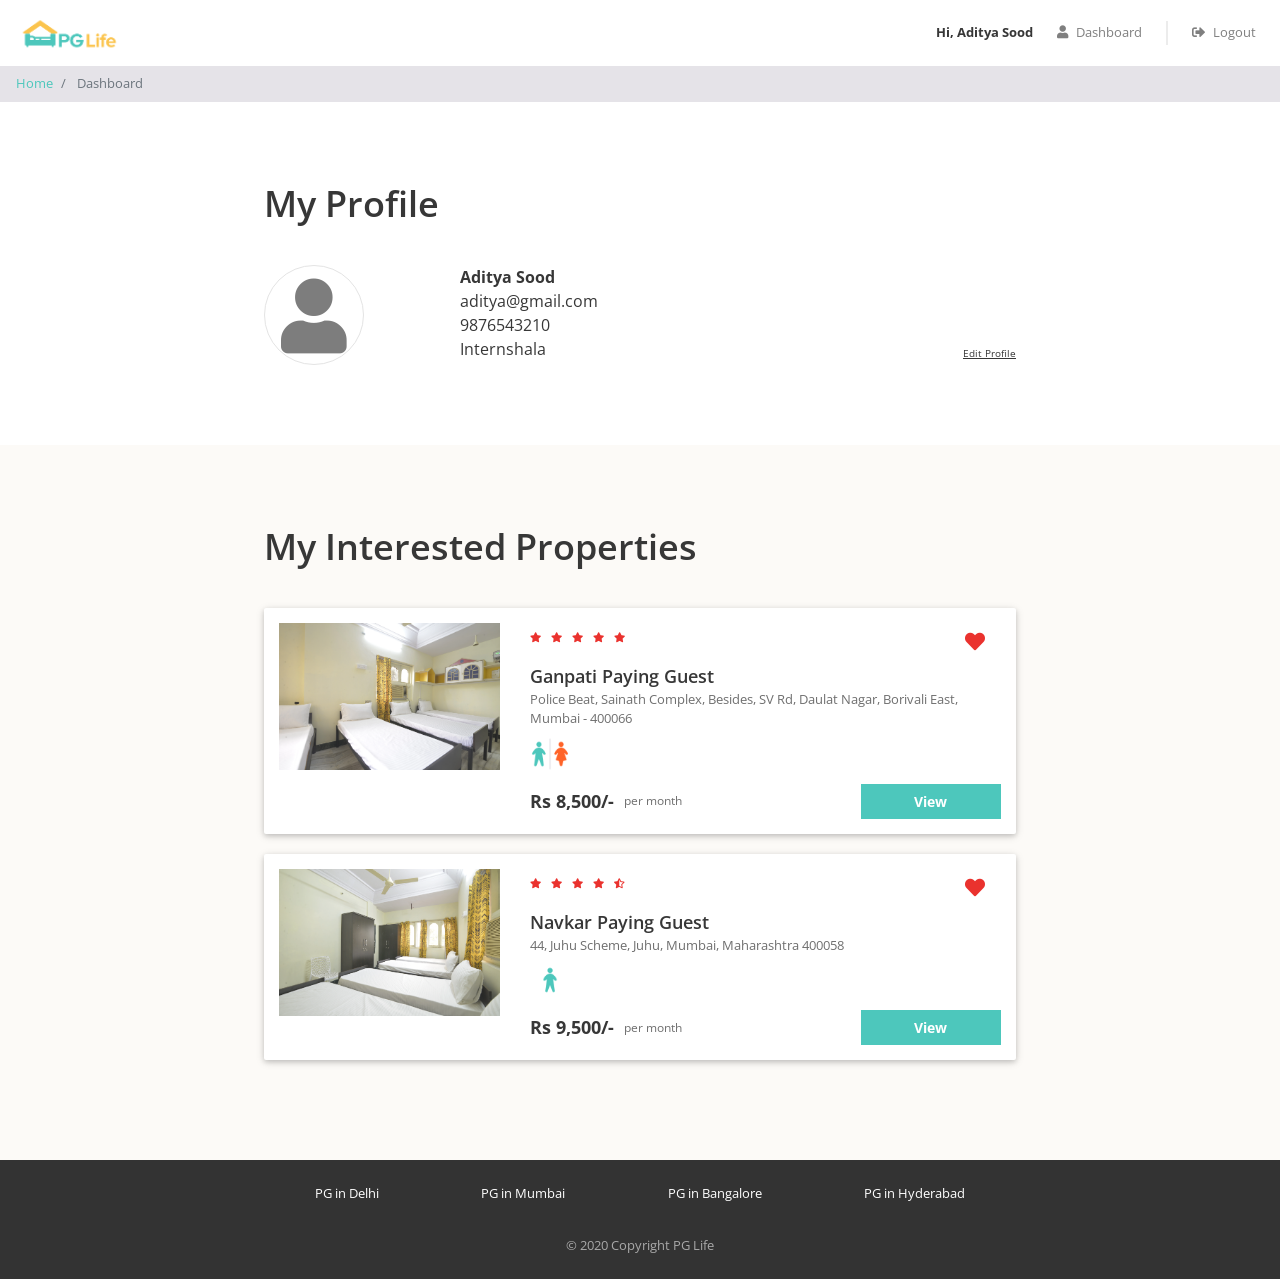
<file: Complete solution - module 2 and 3 assignment/dashboard.html>
<!DOCTYPE html>
<html lang="en">

<head>
    <meta name="viewport" content="width=device-width, initial-scale=1">
    <title>Dashboard | PG Life</title>

    <link href="css/bootstrap.min.css" rel="stylesheet" />
    <link href="https://use.fontawesome.com/releases/v5.11.2/css/all.css" rel="stylesheet" />
    <link href="https://fonts.googleapis.com/css2?family=Open+Sans:ital,wght@0,300;0,400;0,600;0,700;0,800;1,300;1,400;1,600;1,700;1,800&display=swap" rel="stylesheet" />
    <link href="css/common.css" rel="stylesheet" />
    <link href="css/dashboard.css" rel="stylesheet" />
</head>

<body>
<div class="header sticky-top">
        <nav class="navbar navbar-expand-md navbar-light">
            <a class="navbar-brand" href="index.html">
                <img src="img/logo.png" />
            </a>
            <button class="navbar-toggler" type="button" data-toggle="collapse" data-target="#my-navbar">
                <span class="navbar-toggler-icon"></span>
            </button>

            <div class="collapse navbar-collapse justify-content-end" id="my-navbar">
                <ul class="navbar-nav">
                    <div class='nav-name'>
                        Hi, Aditya Sood
                    </div>
                    <li class="nav-item">
                        <a class="nav-link" href="dashboard.html">
                            <i class="fas fa-user"></i>Dashboard
                        </a>
                    </li>
                    <div class="nav-vl"></div>
                    <li class="nav-item">
                        <a class="nav-link" href="#">
                            <i class="fas fa-sign-out-alt"></i>Logout
                        </a>
                    </li>
                </ul>
            </div>
        </nav>
    </div>

    <div id="loading">
    </div>

    <nav aria-label="breadcrumb">
        <ol class="breadcrumb py-2">
            <li class="breadcrumb-item">
                <a href="index.html">Home</a>
            </li>
            <li class="breadcrumb-item active" aria-current="page">
                Dashboard
            </li>
        </ol>
    </nav>

    <div class="my-profile page-container">
        <h1>My Profile</h1>
        <div class="row">
            <div class="col-md-3 profile-img-container">
                <i class="fas fa-user profile-img"></i>
            </div>
            <div class="col-md-9">
                <div class="row no-gutters justify-content-between align-items-end">
                    <div class="profile">
                        <div class="name">Aditya Sood</div>
                        <div class="email">aditya@gmail.com</div>
                        <div class="phone">9876543210</div>
                        <div class="college">Internshala</div>
                    </div>
                    <div class="edit">
                        <div class="edit-profile">Edit Profile</div>
                    </div>
                </div>
            </div>
        </div>
    </div>

    <div class="my-interested-properties">
        <div class="page-container">
            <h1>My Interested Properties</h1>

            <div class="property-card property-id-1 row">
                <div class="image-container col-md-4">
                    <img src="img/properties/1/eace7b9114fd6046.jpg" />
                </div>
                <div class="content-container col-md-8">
                    <div class="row no-gutters justify-content-between">
                        <div class="star-container" title="4.8">
                            <i class="fas fa-star"></i>
                            <i class="fas fa-star"></i>
                            <i class="fas fa-star"></i>
                            <i class="fas fa-star"></i>
                            <i class="fas fa-star"></i>
                        </div>
                        <div class="interested-container">
                            <i class="is-interested-image fas fa-heart" property_id="1"></i>
                        </div>
                    </div>
                    <div class="detail-container">
                        <div class="property-name">Ganpati Paying Guest</div>
                        <div class="property-address">Police Beat, Sainath Complex, Besides, SV Rd, Daulat Nagar, Borivali East, Mumbai - 400066</div>
                        <div class="property-gender">
                            <img src="img/unisex.png">
                        </div>
                    </div>
                    <div class="row no-gutters">
                        <div class="rent-container col-6">
                            <div class="rent">Rs 8,500/-</div>
                            <div class="rent-unit">per month</div>
                        </div>
                        <div class="button-container col-6">
                            <a href="property_detail.html" class="btn btn-primary">View</a>
                        </div>
                    </div>
                </div>
            </div>

            <div class="property-card property-id-2 row">
                <div class="image-container col-md-4">
                    <img src="img/properties/1/1d4f0757fdb86d5f.jpg" />
                </div>
                <div class="content-container col-md-8">
                    <div class="row no-gutters justify-content-between">
                        <div class="star-container" title="4.5">
                            <i class="fas fa-star"></i>
                            <i class="fas fa-star"></i>
                            <i class="fas fa-star"></i>
                            <i class="fas fa-star"></i>
                            <i class="fas fa-star-half-alt"></i>
                        </div>
                        <div class="interested-container">
                            <i class="is-interested-image fas fa-heart" property_id="2"></i>
                        </div>
                    </div>
                    <div class="detail-container">
                        <div class="property-name">Navkar Paying Guest</div>
                        <div class="property-address">44, Juhu Scheme, Juhu, Mumbai, Maharashtra 400058</div>
                        <div class="property-gender">
                            <img src="img/male.png">
                        </div>
                    </div>
                    <div class="row no-gutters">
                        <div class="rent-container col-6">
                            <div class="rent">Rs 9,500/-</div>
                            <div class="rent-unit">per month</div>
                        </div>
                        <div class="button-container col-6">
                            <a href="property_detail.html" class="btn btn-primary">View</a>
                        </div>
                    </div>
                </div>
            </div>


        </div>
    </div>

    <div class="footer">
        <div class="page-container footer-container">
            <div class="footer-cities">
                <div class="footer-city">
                    <a href="property_list.html">PG in Delhi</a>
                </div>
                <div class="footer-city">
                    <a href="property_list.html">PG in Mumbai</a>
                </div>
                <div class="footer-city">
                    <a href="property_list.html">PG in Bangalore</a>
                </div>
                <div class="footer-city">
                    <a href="property_list.html">PG in Hyderabad</a>
                </div>
            </div>
            <div class="footer-copyright">© 2020 Copyright PG Life </div>
        </div>
    </div>

    <script type="text/javascript" src="js/jquery.js"></script>
    <script type="text/javascript" src="js/bootstrap.min.js"></script>
</body>

</html>
</file>
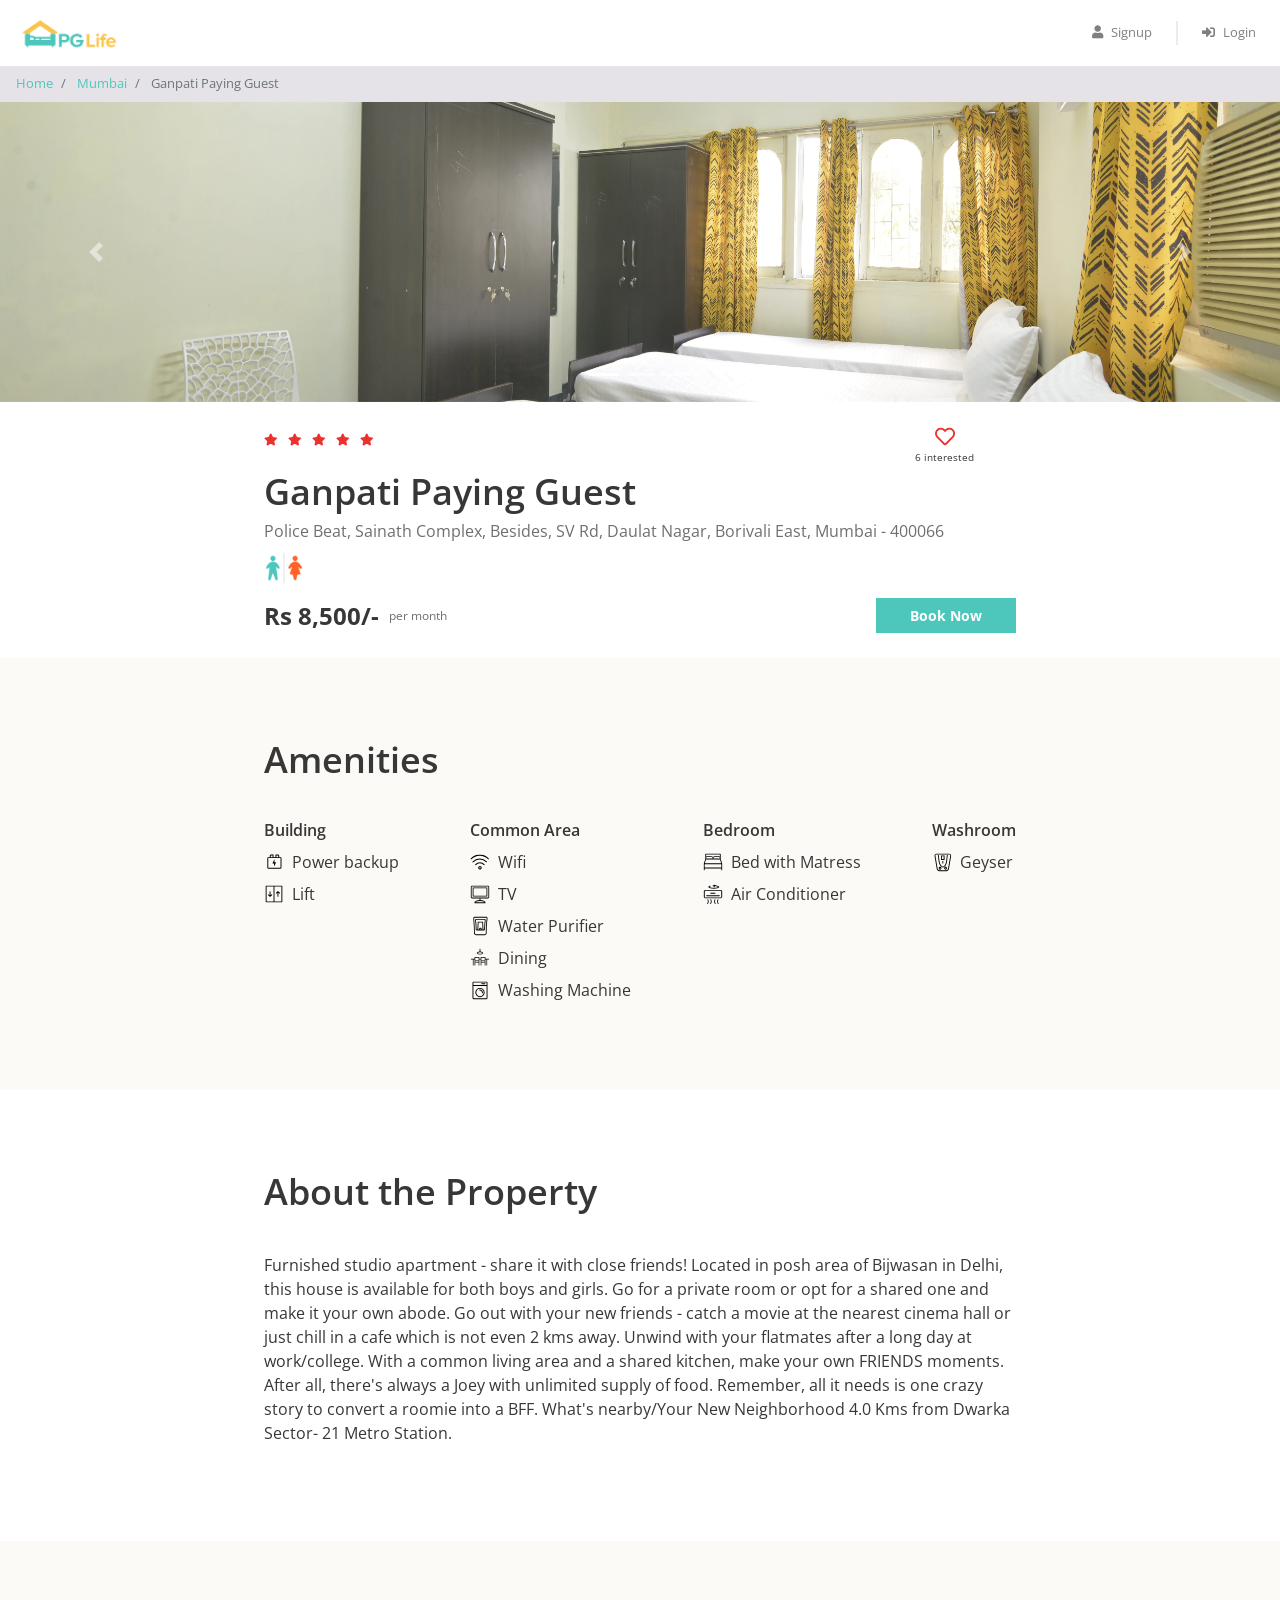
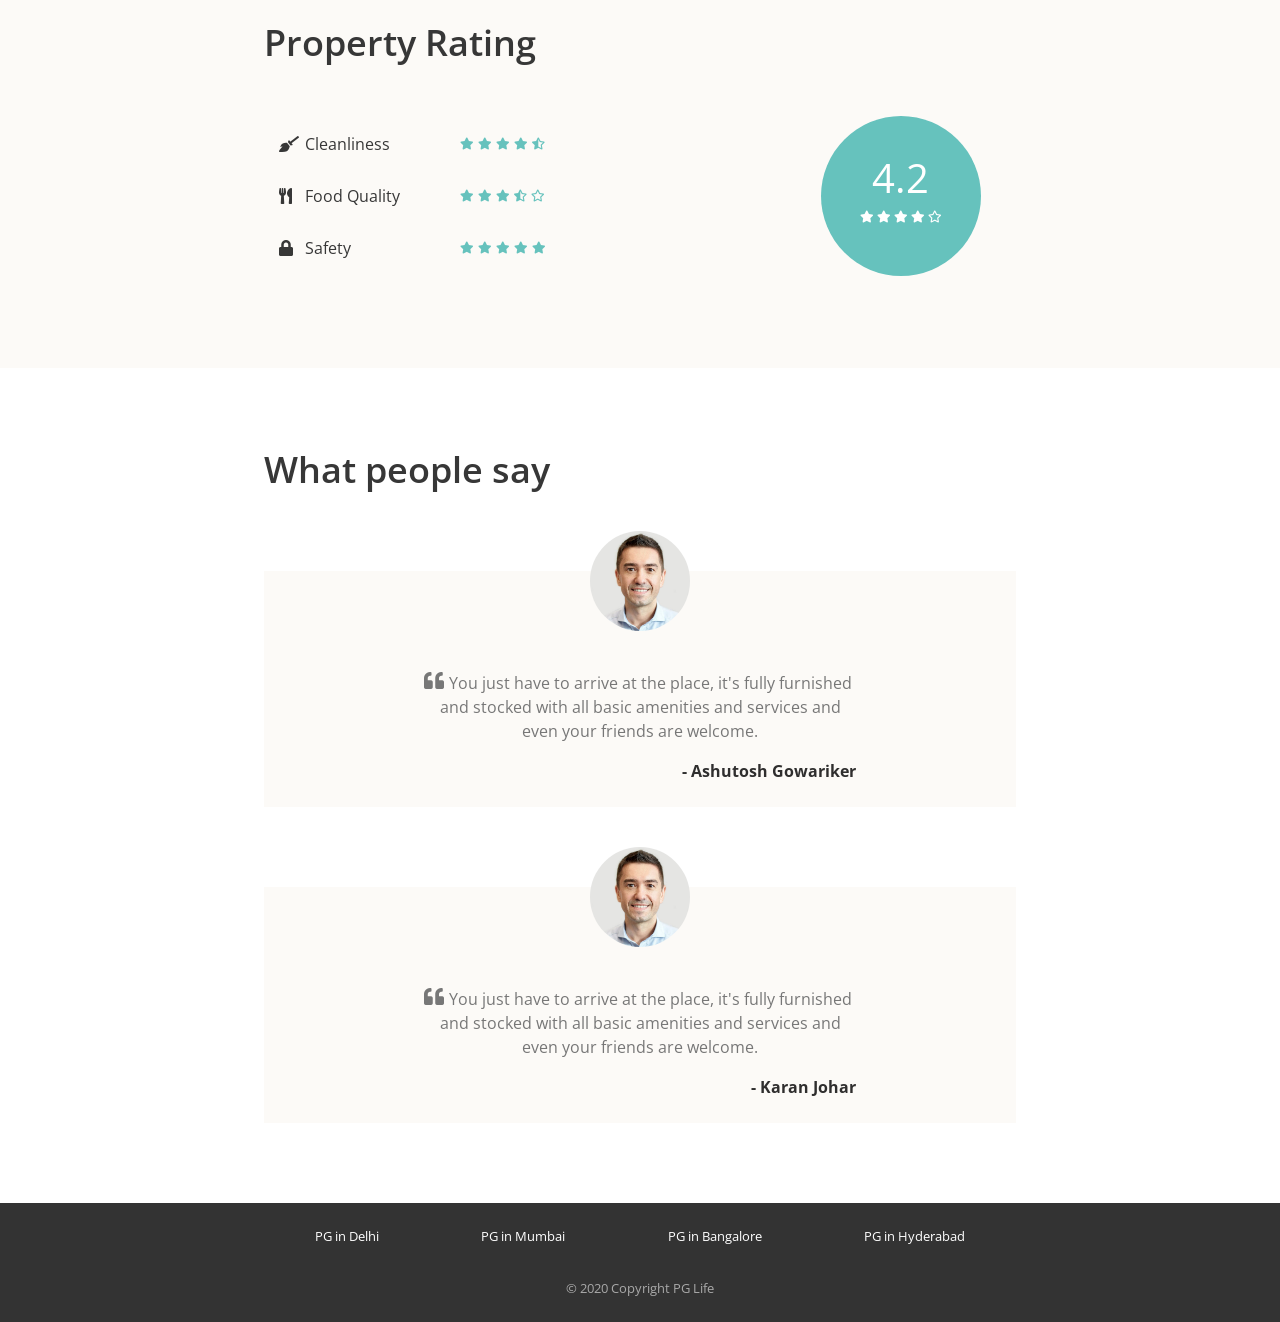
<file: Complete solution - module 2 and 3 assignment/property_detail.html>
<!DOCTYPE html>
<html lang="en">

<head>
    <meta name="viewport" content="width=device-width, initial-scale=1">
    <title>Ganpati Paying Guest | PG Life</title>

    <link href="css/bootstrap.min.css" rel="stylesheet" />
    <link href="https://use.fontawesome.com/releases/v5.11.2/css/all.css" rel="stylesheet" />
    <link href="https://fonts.googleapis.com/css2?family=Open+Sans:ital,wght@0,300;0,400;0,600;0,700;0,800;1,300;1,400;1,600;1,700;1,800&display=swap" rel="stylesheet" />
    <link href="css/common.css" rel="stylesheet" />
    <link href="css/property_detail.css" rel="stylesheet" />
</head>

<body>
    <div class="header sticky-top">
        <nav class="navbar navbar-expand-md navbar-light">
            <a class="navbar-brand" href="index.html">
                <img src="img/logo.png" />
            </a>
            <button class="navbar-toggler" type="button" data-toggle="collapse" data-target="#my-navbar">
                <span class="navbar-toggler-icon"></span>
            </button>

            <div class="collapse navbar-collapse justify-content-end" id="my-navbar">
                <ul class="navbar-nav">
                    <li class="nav-item">
                        <a class="nav-link" href="#" data-toggle="modal" data-target="#signup-modal">
                            <i class="fas fa-user"></i>Signup
                        </a>
                    </li>
                    <div class="nav-vl"></div>
                    <li class="nav-item">
                        <a class="nav-link" href="#" data-toggle="modal" data-target="#login-modal">
                            <i class="fas fa-sign-in-alt"></i>Login
                        </a>
                    </li>
                </ul>
            </div>
        </nav>
    </div>

    <div id="loading">
    </div>

    <nav aria-label="breadcrumb">
        <ol class="breadcrumb py-2">
            <li class="breadcrumb-item">
                <a href="index.html">Home</a>
            </li>
            <li class="breadcrumb-item">
                <a href="property_list.html">Mumbai</a>
            </li>
            <li class="breadcrumb-item active" aria-current="page">
                Ganpati Paying Guest
            </li>
        </ol>
    </nav>

    <div id="property-images" class="carousel slide" data-ride="carousel">
        <ol class="carousel-indicators">
            <li data-target="#property-images" data-slide-to="0" class="active"></li>
            <li data-target="#property-images" data-slide-to="1" class=""></li>
            <li data-target="#property-images" data-slide-to="2" class=""></li>
        </ol>
        <div class="carousel-inner">
            <div class="carousel-item active">
                <img class="d-block w-100" src="img/properties/1/1d4f0757fdb86d5f.jpg" alt="slide">
            </div>
            <div class="carousel-item">
                <img class="d-block w-100" src="img/properties/1/46ebbb537aa9fb0a.jpg" alt="slide">
            </div>
            <div class="carousel-item">
                <img class="d-block w-100" src="img/properties/1/eace7b9114fd6046.jpg" alt="slide">
            </div>
        </div>
        <a class="carousel-control-prev" href="#property-images" role="button" data-slide="prev">
            <span class="carousel-control-prev-icon" aria-hidden="true"></span>
            <span class="sr-only">Previous</span>
        </a>
        <a class="carousel-control-next" href="#property-images" role="button" data-slide="next">
            <span class="carousel-control-next-icon" aria-hidden="true"></span>
            <span class="sr-only">Next</span>
        </a>
    </div>

    <div class="property-summary page-container">
        <div class="row no-gutters justify-content-between">
            <div class="star-container" title="4.8">
                <i class="fas fa-star"></i>
                <i class="fas fa-star"></i>
                <i class="fas fa-star"></i>
                <i class="fas fa-star"></i>
                <i class="fas fa-star"></i>
            </div>
            <div class="interested-container">
                <i class="is-interested-image far fa-heart"></i>
                <div class="interested-text">
                    <span class="interested-user-count">6</span> interested
                </div>
            </div>
        </div>
        <div class="detail-container">
            <div class="property-name">Ganpati Paying Guest</div>
            <div class="property-address">Police Beat, Sainath Complex, Besides, SV Rd, Daulat Nagar, Borivali East, Mumbai - 400066</div>
            <div class="property-gender">
                <img src="img/unisex.png" />
            </div>
        </div>
        <div class="row no-gutters">
            <div class="rent-container col-6">
                <div class="rent">Rs 8,500/-</div>
                <div class="rent-unit">per month</div>
            </div>
            <div class="button-container col-6">
                <a href="#" class="btn btn-primary">Book Now</a>
            </div>
        </div>
    </div>

    <div class="property-amenities">
        <div class="page-container">
            <h1>Amenities</h1>
            <div class="row justify-content-between">
                <div class="col-md-auto">
                    <h5>Building</h5>
                    <div class="amenity-container">
                        <img src="img/amenities/powerbackup.svg">
                        <span>Power backup</span>
                    </div>
                    <div class="amenity-container">
                        <img src="img/amenities/lift.svg">
                        <span>Lift</span>
                    </div>
                </div>

                <div class="col-md-auto">
                    <h5>Common Area</h5>
                    <div class="amenity-container">
                        <img src="img/amenities/wifi.svg">
                        <span>Wifi</span>
                    </div>
                    <div class="amenity-container">
                        <img src="img/amenities/tv.svg">
                        <span>TV</span>
                    </div>
                    <div class="amenity-container">
                        <img src="img/amenities/rowater.svg">
                        <span>Water Purifier</span>
                    </div>
                    <div class="amenity-container">
                        <img src="img/amenities/dining.svg">
                        <span>Dining</span>
                    </div>
                    <div class="amenity-container">
                        <img src="img/amenities/washingmachine.svg">
                        <span>Washing Machine</span>
                    </div>
                </div>

                <div class="col-md-auto">
                    <h5>Bedroom</h5>
                    <div class="amenity-container">
                        <img src="img/amenities/bed.svg">
                        <span>Bed with Matress</span>
                    </div>
                    <div class="amenity-container">
                        <img src="img/amenities/ac.svg">
                        <span>Air Conditioner</span>
                    </div>
                </div>

                <div class="col-md-auto">
                    <h5>Washroom</h5>
                    <div class="amenity-container">
                        <img src="img/amenities/geyser.svg">
                        <span>Geyser</span>
                    </div>
                </div>
            </div>
        </div>
    </div>

    <div class="property-about page-container">
        <h1>About the Property</h1>
        <p>Furnished studio apartment - share it with close friends! Located in posh area of Bijwasan in Delhi, this house is available for both boys and girls. Go for a private room or opt for a shared one and make it your own abode. Go out with your new friends - catch a movie at the nearest cinema hall or just chill in a cafe which is not even 2 kms away. Unwind with your flatmates after a long day at work/college. With a common living area and a shared kitchen, make your own FRIENDS moments. After all, there's always a Joey with unlimited supply of food. Remember, all it needs is one crazy story to convert a roomie into a BFF. What's nearby/Your New Neighborhood 4.0 Kms from Dwarka Sector- 21 Metro Station.</p>
    </div>

    <div class="property-rating">
        <div class="page-container">
            <h1>Property Rating</h1>
            <div class="row align-items-center justify-content-between">
                <div class="col-md-6">
                    <div class="rating-criteria row">
                        <div class="col-6">
                            <i class="rating-criteria-icon fas fa-broom"></i>
                            <span class="rating-criteria-text">Cleanliness</span>
                        </div>
                        <div class="rating-criteria-star-container col-6" title="4.3">
                            <i class="fas fa-star"></i>
                            <i class="fas fa-star"></i>
                            <i class="fas fa-star"></i>
                            <i class="fas fa-star"></i>
                            <i class="fas fa-star-half-alt"></i>
                        </div>
                    </div>

                    <div class="rating-criteria row">
                        <div class="col-6">
                            <i class="rating-criteria-icon fas fa-utensils"></i>
                            <span class="rating-criteria-text">Food Quality</span>
                        </div>
                        <div class="rating-criteria-star-container col-6" title="3.4">
                            <i class="fas fa-star"></i>
                            <i class="fas fa-star"></i>
                            <i class="fas fa-star"></i>
                            <i class="fas fa-star-half-alt"></i>
                            <i class="far fa-star"></i>
                        </div>
                    </div>

                    <div class="rating-criteria row">
                        <div class="col-6">
                            <i class="rating-criteria-icon fa fa-lock"></i>
                            <span class="rating-criteria-text">Safety</span>
                        </div>
                        <div class="rating-criteria-star-container col-6" title="4.8">
                            <i class="fas fa-star"></i>
                            <i class="fas fa-star"></i>
                            <i class="fas fa-star"></i>
                            <i class="fas fa-star"></i>
                            <i class="fas fa-star"></i>
                        </div>
                    </div>
                </div>

                <div class="col-md-4">
                    <div class="rating-circle">
                        <div class="total-rating">4.2</div>
                        <div class="rating-circle-star-container">
                            <i class="fas fa-star"></i>
                            <i class="fas fa-star"></i>
                            <i class="fas fa-star"></i>
                            <i class="fas fa-star"></i>
                            <i class="far fa-star"></i>
                        </div>
                    </div>
                </div>
            </div>
        </div>
    </div>

    <div class="property-testimonials page-container">
        <h1>What people say</h1>
        <div class="testimonial-block">
            <div class="testimonial-image-container">
                <img class="testimonial-img" src="img/man.png">
            </div>
            <div class="testimonial-text">
                <i class="fa fa-quote-left" aria-hidden="true"></i>
                <p>You just have to arrive at the place, it's fully furnished and stocked with all basic amenities and services and even your friends are welcome.</p>
            </div>
            <div class="testimonial-name">- Ashutosh Gowariker</div>
        </div>
        <div class="testimonial-block">
            <div class="testimonial-image-container">
                <img class="testimonial-img" src="img/man.png">
            </div>
            <div class="testimonial-text">
                <i class="fa fa-quote-left" aria-hidden="true"></i>
                <p>You just have to arrive at the place, it's fully furnished and stocked with all basic amenities and services and even your friends are welcome.</p>
            </div>
            <div class="testimonial-name">- Karan Johar</div>
        </div>
    </div>

    <div class="modal fade" id="signup-modal" tabindex="-1" role="dialog" aria-labelledby="signup-heading" aria-hidden="true">
        <div class="modal-dialog" role="document">
            <div class="modal-content">
                <div class="modal-header">
                    <h5 class="modal-title" id="signup-heading">Signup with PGLife</h5>
                    <button type="button" class="close" data-dismiss="modal" aria-label="Close">
                        <span aria-hidden="true">&times;</span>
                    </button>
                </div>

                <div class="modal-body">
                    <form id="signup-form" class="form" role="form">
                        <div class="input-group form-group">
                            <div class="input-group-prepend">
                                <span class="input-group-text">
                                    <i class="fas fa-user"></i>
                                </span>
                            </div>
                            <input type="text" class="form-control" name="full_name" placeholder="Full Name" maxlength="30" required>
                        </div>

                        <div class="input-group form-group">
                            <div class="input-group-prepend">
                                <span class="input-group-text">
                                    <i class="fas fa-phone-alt"></i>
                                </span>
                            </div>
                            <input type="text" class="form-control" name="phone" placeholder="Phone Number" maxlength="10" minlength="10" required>
                        </div>

                        <div class="input-group form-group">
                            <div class="input-group-prepend">
                                <span class="input-group-text">
                                    <i class="fas fa-envelope"></i>
                                </span>
                            </div>
                            <input type="email" class="form-control" name="email" placeholder="Email" required>
                        </div>

                        <div class="input-group form-group">
                            <div class="input-group-prepend">
                                <span class="input-group-text">
                                    <i class="fas fa-lock"></i>
                                </span>
                            </div>
                            <input type="password" class="form-control" name="password" placeholder="Password" minlength="6" required>
                        </div>

                        <div class="input-group form-group">
                            <div class="input-group-prepend">
                                <span class="input-group-text">
                                    <i class="fas fa-university"></i>
                                </span>
                            </div>
                            <input type="text" class="form-control" name="college_name" placeholder="College Name" maxlength="150" required>
                        </div>

                        <div class="form-group">
                            <span>I'm a</span>
                            <input type="radio" class="ml-3" id="gender-male" name="gender" value="male" /> Male
                            <label for="gender-male">
                            </label>
                            <input type="radio" class="ml-3" id="gender-female" name="gender" value="female" />
                            <label for="gender-female">
                                Female
                            </label>
                        </div>

                        <div class="form-group">
                            <button type="submit" class="btn btn-block btn-primary">Create Account</button>
                        </div>
                    </form>
                </div>

                <div class="modal-footer">
                    <span>Already have an account?
                        <a href="#" data-dismiss="modal" data-toggle="modal" data-target="#login-modal">Login</a>
                    </span>
                </div>
            </div>
        </div>
    </div>

    <div class="modal fade" id="login-modal" tabindex="-1" role="dialog" aria-labelledby="login-heading" aria-hidden="true">
        <div class="modal-dialog modal-dialog-centered" role="document">
            <div class="modal-content">
                <div class="modal-header">
                    <h5 class="modal-title" id="login-heading">Login with PGLife</h5>
                    <button type="button" class="close" data-dismiss="modal" aria-label="Close">
                        <span aria-hidden="true">&times;</span>
                    </button>
                </div>

                <div class="modal-body">
                    <form id="login-form" class="form" role="form">
                        <div class="input-group form-group">
                            <div class="input-group-prepend">
                                <span class="input-group-text">
                                    <i class="fas fa-user"></i>
                                </span>
                            </div>
                            <input type="email" class="form-control" name="email" placeholder="Email" required>
                        </div>

                        <div class="input-group form-group">
                            <div class="input-group-prepend">
                                <span class="input-group-text">
                                    <i class="fas fa-lock"></i>
                                </span>
                            </div>
                            <input type="password" class="form-control" name="password" placeholder="Password" minlength="6" required>
                        </div>

                        <div class="form-group">
                            <button type="submit" class="btn btn-block btn-primary">Login</button>
                        </div>
                    </form>
                </div>

                <div class="modal-footer">
                    <span>
                        <a href="#" data-dismiss="modal" data-toggle="modal" data-target="#signup-modal">Click here</a>
                        to register a new account
                    </span>
                </div>
            </div>
        </div>
    </div>

    <div class="footer">
        <div class="page-container footer-container">
            <div class="footer-cities">
                <div class="footer-city">
                    <a href="property_list.html">PG in Delhi</a>
                </div>
                <div class="footer-city">
                    <a href="property_list.html">PG in Mumbai</a>
                </div>
                <div class="footer-city">
                    <a href="property_list.html">PG in Bangalore</a>
                </div>
                <div class="footer-city">
                    <a href="property_list.html">PG in Hyderabad</a>
                </div>
            </div>
            <div class="footer-copyright">© 2020 Copyright PG Life </div>
        </div>
    </div>

    <script type="text/javascript" src="js/jquery.js"></script>
    <script type="text/javascript" src="js/bootstrap.min.js"></script>
</body>

</html>
</file>
<file: css/home.css>
/* =========================================
   PG LIFE - HOME PAGE
   ========================================= */


/* =========================================
   HERO SECTION
   ========================================= */

.hero-section {

    height: 500px;

    background-image:
        url("../img/bg.png");

    background-size: cover;

    background-position: center;

    position: relative;

    display: flex;

    align-items: center;

    justify-content: center;
}


/* Dark layer over background */

.hero-overlay {

    position: absolute;

    top: 0;
    left: 0;

    width: 100%;
    height: 100%;

    background-color: rgba(0, 0, 0, 0.45);
}


/* Hero content */

.hero-content {

    position: relative;

    z-index: 2;

    text-align: center;

    color: white;

    width: 90%;

    max-width: 750px;
}


.hero-content h1 {

    font-size: 42px;

    font-weight: 700;

    margin-bottom: 12px;
}


.hero-content p {

    font-size: 19px;

    margin-bottom: 30px;

    color: #f1f1f1;
}


/* =========================================
   SEARCH BOX
   ========================================= */

.search-box {

    display: flex;

    width: 100%;

    height: 52px;

    margin: auto;
}


.search-box input {

    flex: 1;

    border: none;

    border-radius: 5px 0 0 5px;

    padding: 0 18px;

    font-size: 16px;

    outline: none;
}


.search-box button {

    width: 65px;

    border: none;

    border-radius: 0 5px 5px 0;

    background-color: #65758b;

    color: white;

    font-size: 18px;

    cursor: pointer;

    transition: 0.3s;
}


.search-box button:hover {

    background-color: #4f6075;
}


/* =========================================
   MAJOR CITIES SECTION
   ========================================= */

.cities-section {

    background-color: #ffffff;

    padding: 80px 20px;
}


.cities-section h2 {

    text-align: center;

    font-size: 36px;

    font-weight: 600;

    margin-bottom: 12px;
}


.section-description {

    text-align: center;

    color: #777;

    margin-bottom: 55px;
}


/* City row */

.city-row {

    display: flex;

    align-items: stretch;
}


/* City card */

.city-card {

    display: block;

    text-align: center;

    text-decoration: none;

    color: #373737;

    padding: 20px 10px;

    transition: 0.3s;

    height: 100%;
}


.city-card:hover {

    text-decoration: none;

    color: #373737;

    transform: translateY(-7px);
}


/* Circular city image */

.city-image {

    width: 170px;

    height: 170px;

    margin: auto;

    border-radius: 50%;

    background-color: white;

    display: flex;

    align-items: center;

    justify-content: center;

    box-shadow:
        0 3px 12px rgba(0, 0, 0, 0.15);

    transition: 0.3s;
}


.city-card:hover .city-image {

    box-shadow:
        0 8px 20px rgba(0, 0, 0, 0.20);
}


.city-image img {

    width: 135px;

    height: 135px;

    object-fit: contain;
}


.city-card h3 {

    font-size: 20px;

    margin-top: 20px;

    margin-bottom: 5px;
}


.city-card p {

    font-size: 14px;

    color: #777;

    margin: 0;
}


/* =========================================
   WHY CHOOSE PG LIFE
   ========================================= */

.features-section {

    background-color: #f7f7f7;

    padding: 75px 20px;
}


.features-section h2 {

    text-align: center;

    font-size: 34px;

    margin-bottom: 55px;
}


.feature {

    text-align: center;

    padding: 20px 35px;
}


.feature-icon {

    width: 65px;

    height: 65px;

    margin: auto;

    border-radius: 50%;

    display: flex;

    align-items: center;

    justify-content: center;

    background-color: #49c3c1;

    color: white;

    font-size: 25px;
}


.feature h3 {

    font-size: 20px;

    margin-top: 20px;

    margin-bottom: 10px;
}


.feature p {

    color: #777;

    font-size: 14px;

    line-height: 1.7;

    max-width: 280px;

    margin: auto;
}


/* =========================================
   RESPONSIVE DESIGN
   ========================================= */

@media (max-width: 768px) {

    .hero-section {

        height: 430px;
    }


    .hero-content h1 {

        font-size: 32px;
    }


    .hero-content p {

        font-size: 16px;
    }


    .cities-section {

        padding: 60px 15px;
    }


    .cities-section h2 {

        font-size: 30px;
    }


    .city-image {

        width: 140px;

        height: 140px;
    }


    .city-image img {

        width: 110px;

        height: 110px;
    }


    .features-section {

        padding: 60px 15px;
    }


    .feature {

        margin-bottom: 35px;
    }

}


/* Small mobile screens */

@media (max-width: 480px) {

    .hero-section {

        height: 380px;
    }


    .hero-content h1 {

        font-size: 26px;
    }


    .hero-content p {

        font-size: 14px;

        margin-bottom: 22px;
    }


    .search-box {

        height: 48px;
    }


    .search-box input {

        font-size: 13px;
    }


    .search-box button {

        width: 52px;
    }


    .cities-section h2 {

        font-size: 26px;
    }


    .section-description {

        font-size: 13px;
    }


    .city-image {

        width: 120px;

        height: 120px;
    }


    .city-image img {

        width: 95px;

        height: 95px;
    }


    .city-card h3 {

        font-size: 17px;
    }

}
/* =========================================
   SIGNUP MODAL
   ========================================= */

.signup-modal {
    border: none;
    border-radius: 5px;
    overflow: hidden;
}

.signup-modal .modal-header {
    padding: 18px 20px;
    border-bottom: 1px solid #ddd;
}

.signup-modal .modal-title {
    font-size: 18px;
    font-weight: 500;
    color: #333;
}

.signup-modal .modal-body {
    padding: 20px;
}

/* Input Fields */

.signup-input {
    display: flex;
    width: 100%;
    height: 42px;
    margin-bottom: 13px;
}

.input-icon {
    width: 45px;
    min-width: 45px;

    display: flex;
    align-items: center;
    justify-content: center;

    background-color: #eef1f4;
    color: #5f6368;

    border: 1px solid #d8dce0;
    border-right: none;
}

.signup-input .form-control {
    height: 42px;

    border-radius: 0 4px 4px 0;
    border: 1px solid #d8dce0;

    font-size: 14px;

    box-shadow: none;
}

.signup-input .form-control:focus {
    border-color: #49bdb8;
    box-shadow: none;
}

/* Gender */

.gender-section {
    display: flex;
    align-items: center;

    gap: 18px;

    margin: 5px 0 18px;

    font-size: 14px;
    color: #555;
}

.gender-section label {
    display: flex;
    align-items: center;

    gap: 5px;

    margin: 0;

    cursor: pointer;
}

.gender-section input {
    accent-color: #49bdb8;
}

/* Create Account Button */

.create-account-btn {
    width: 100%;
    height: 42px;

    border: none;
    border-radius: 3px;

    background-color: #49bdb8;
    color: white;

    font-size: 14px;
    font-weight: 600;

    cursor: pointer;

    transition: 0.3s;
}

.create-account-btn:hover {
    background-color: #3eaaa5;
}

/* Modal Footer */

.signup-modal .modal-footer {
    display: flex;
    justify-content: center;

    background-color: #f7f7f7;

    padding: 18px;

    border-top: 1px solid #ddd;

    font-size: 13px;
    color: #666;
}

.login-link {
    color: #49bdb8;

    text-decoration: none;

    margin-left: 4px;
}

.login-link:hover {
    color: #3eaaa5;
    text-decoration: underline;
}
/* Modal Header */

.signup-modal .modal-header {
    padding: 18px 20px;
    border-bottom: 1px solid #ddd;
}

.signup-modal .modal-title {
    font-size: 18px;
    font-weight: 500;
    color: #333;
}

/* Modal Body */

.signup-modal .modal-body {
    padding: 20px;
}

/* Input Box */

.signup-input {
    display: flex;
    width: 100%;
    height: 42px;
    margin-bottom: 13px;
}

.input-icon {
    width: 45px;
    display: flex;
    align-items: center;
    justify-content: center;
    background-color: #eef1f4;
    color: #5f6368;
    border: 1px solid #d8dce0;
    border-right: none;
}

.signup-input .form-control {
    height: 42px;
    border-radius: 0 4px 4px 0;
    border: 1px solid #d8dce0;
    font-size: 14px;
    box-shadow: none;
}

.signup-input .form-control:focus {
    border-color: #49bdb8;
    box-shadow: none;
}

/* Gender */

.gender-section {
    display: flex;
    align-items: center;
    gap: 18px;
    margin: 5px 0 18px;
    font-size: 14px;
    color: #555;
}

.gender-section label {
    display: flex;
    align-items: center;
    gap: 5px;
    margin: 0;
    cursor: pointer;
}

.gender-section input {
    accent-color: #49bdb8;
}

/* Create Account Button */

.create-account-btn {
    width: 100%;
    height: 42px;
    border: none;
    border-radius: 3px;
    background-color: #49bdb8;
    color: white;
    font-size: 14px;
    font-weight: 600;
    cursor: pointer;
}

.create-account-btn:hover {
    background-color: #3eaaa5;
}

/* Modal Footer */

.signup-modal .modal-footer {
    justify-content: center;
    background-color: #f7f7f7;
    padding: 18px;
    border-top: 1px solid #ddd;
    font-size: 13px;
    color: #666;
}

.login-link {
    color: #49bdb8;
    text-decoration: none;
    margin-left: 4px;
}

.login-link:hover {
    color: #3eaaa5;
    text-decoration: underline;
}
</file>
<file: css/common.css>
* {
    box-sizing: border-box;
    font-family: 'Open Sans', sans-serif;
}

body {
    color: #373737;
    font-size: 16px;
    position: relative;
}

h1,
h2,
h3,
h4,
h5,
h6 {
    font-weight: 600;
}

h1 {
    font-size: 36px;
    margin-bottom: 40px;
}

@media (max-width: 768px) {
    h1 {
        font-size: 28px;
    }
}

h3 {
    font-size: 24px;
    margin-bottom: 12px;
}

h5 {
    font-size: 16px;
    margin-bottom: 10px;
}

.btn-primary,
.btn-warning,
.btn-danger {
    color: white;
    font-weight: bold;
}

.input-group .input-group-text i {
    width: 14px;
}

input[type="radio"] {
    position: relative;
    top: 1px;
}

.breadcrumb {
    background-color: #e5e3e8;
    font-size: 13px;
    border-radius: 0px;
    margin-bottom: 0px;
}

.container {
    max-width: 920px;
    padding: 0px 20px;
}

.page-container {
    max-width: 800px;
    padding: 80px 24px;
    margin: auto;
}

@media (max-width: 768px) {
    .page-container {
        padding: 64px 24px;
    }
}

.white {
    color: #ffffff;
}

#loading {
    display: none;
    background-color: #666666;
    background-image: url("../img/progress_spinner.gif");
    background-repeat: no-repeat;
    background-position: center;
    opacity: 0.4;
    position: fixed;
    top: 0px;
    right: 0px;
    width: 100%;
    height: 100%;
    z-index: 10000000;
}

/* Login Modal */
#login-modal .modal-dialog {
    width: 350px;
    margin: auto;
}

.modal-footer {
    background-color: #f4f4f4;
    justify-content: center;
}

/* Header */
.header {
    background-color: white;
    font-size: 13px;
}

.header .navbar .navbar-brand img {
    height: 40px;
}

.header .navbar .nav-item i {
    margin-right: 8px;
}

.header .nav-vl {
    border-left: 2px solid #d6d6d678;
    height: 24px;
    margin: auto 16px;
    display: block;
}

@media(max-width:768px) {
    .header .nav-vl {
        display: none;
    }
}

.header .nav-name {
    font-weight: bold;
    margin: auto 16px;
}

@media(max-width:768px) {
    .header .nav-name {
        margin: 8px 0px
    }
}

/* Footer */
.footer {
    background-color: #333333;
    font-size: 13px;
}

.footer-container {
    padding: 24px;
}

.footer-cities {
    display: flex;
    flex-wrap: wrap;
    justify-content: space-around;
}

.footer-city {
    margin-bottom: 8px;
    text-align: center;
}

@media(max-width:768px) {
    .footer-city {
        width: 100%;
    }
}

.footer-city a {
    color: #ffffff;
}

.footer-copyright {
    color: #a9a9a9;
    text-align: center;
    padding-top: 24px;
}
</file>
<file: Complete solution - module 2 and 3 assignment/css/common.css>
* {
    box-sizing: border-box;
    font-family: 'Open Sans', sans-serif;
}

body {
    color: #373737;
    font-size: 16px;
    position: relative;
}

h1,
h2,
h3,
h4,
h5,
h6 {
    font-weight: 600;
}

h1 {
    font-size: 36px;
    margin-bottom: 40px;
}

@media (max-width: 768px) {
    h1 {
        font-size: 28px;
    }
}

h3 {
    font-size: 24px;
    margin-bottom: 12px;
}

h5 {
    font-size: 16px;
    margin-bottom: 10px;
}

.btn-primary,
.btn-warning,
.btn-danger {
    color: white;
    font-weight: bold;
}

.input-group .input-group-text i {
    width: 14px;
}

input[type="radio"] {
    position: relative;
    top: 1px;
}

.breadcrumb {
    background-color: #e5e3e8;
    font-size: 13px;
    border-radius: 0px;
    margin-bottom: 0px;
}

.container {
    max-width: 920px;
    padding: 0px 20px;
}

.page-container {
    max-width: 800px;
    padding: 80px 24px;
    margin: auto;
}

@media (max-width: 768px) {
    .page-container {
        padding: 64px 24px;
    }
}

.white {
    color: #ffffff;
}

#loading {
    display: none;
    background-color: #666666;
    background-image: url("../img/progress_spinner.gif");
    background-repeat: no-repeat;
    background-position: center;
    opacity: 0.4;
    position: fixed;
    top: 0px;
    right: 0px;
    width: 100%;
    height: 100%;
    z-index: 10000000;
}

/* Login Modal */
#login-modal .modal-dialog {
    width: 350px;
    margin: auto;
}

.modal-footer {
    background-color: #f4f4f4;
    justify-content: center;
}

/* Header */
.header {
    background-color: white;
    font-size: 13px;
}

.header .navbar .navbar-brand img {
    height: 40px;
}

.header .navbar .nav-item i {
    margin-right: 8px;
}

.header .nav-vl {
    border-left: 2px solid #d6d6d678;
    height: 24px;
    margin: auto 16px;
    display: block;
}

@media(max-width:768px) {
    .header .nav-vl {
        display: none;
    }
}

.header .nav-name {
    font-weight: bold;
    margin: auto 16px;
}

@media(max-width:768px) {
    .header .nav-name {
        margin: 8px 0px
    }
}

/* Footer */
.footer {
    background-color: #333333;
    font-size: 13px;
}

.footer-container {
    padding: 24px;
}

.footer-cities {
    display: flex;
    flex-wrap: wrap;
    justify-content: space-around;
}

.footer-city {
    margin-bottom: 8px;
    text-align: center;
}

@media(max-width:768px) {
    .footer-city {
        width: 100%;
    }
}

.footer-city a {
    color: #ffffff;
}

.footer-copyright {
    color: #a9a9a9;
    text-align: center;
    padding-top: 24px;
}
</file>
<file: Complete solution - module 2 and 3 assignment/css/home.css>
.banner-container {
    background-image: url("../img/bg.png");
    background-attachment: fixed;
    box-shadow: inset 0 0 0 2000px #1c1c1c7a;
    text-align: center;
    padding: 160px 15px;
}

@media (max-width: 768px) {
    .banner-container {
        padding: 100px 15px;
    }
}

.city-search {
    max-width: 530px;
    margin: auto;
    position: relative;
}

.city-heading {
    text-align: center;
}

.city-card-container {
    text-align: center;
    margin-top: 20px;
}

.city-card {
    background-color: #ffffff;
    box-shadow: 0 2px 5px 0 rgba(0, 0, 0, 0.16), 0 2px 10px 0 rgba(0, 0, 0, 0.12);
    display: inline-block;
    padding: 20px;
}

.city-card:focus,
.city-card:hover {
    box-shadow: 0 5px 11px 0 rgba(0, 0, 0, 0.18), 0 4px 15px 0 rgba(0, 0, 0, 0.15);
}

.city-img {
    height: 100px;
    width: 100px;
}
</file>
<file: css/property_detail.css>
.carousel img {
    height: 300px;
    object-fit: cover;
}

.property-summary {
    padding: 24px;
}

.property-amenities,
.property-rating {
    background-color: #fcfaf7;
}

.star-container i {
    color: #EA322E;
    font-size: 12px;
    margin-right: 6px;
}

.interested-container {
    text-align: center;
    padding-right: 42px;
}

@media (max-width: 768px) {
    .interested-container {
        padding-right: 0px;
    }
}

.interested-container i {
    color: #EA322E;
    font-size: 20px;
    cursor: pointer;
}

.interested-text {
    font-size: 10px;
}

.detail-container {
    padding-bottom: 10px;
}

.property-name {
    font-size: 36px;
    font-weight: 600;
}

@media (max-width: 768px) {
    .property-name {
        font-size: 24px;
    }
}

.property-address {
    color: #6f6f6f;
    font-size: 16px;
    padding-bottom: 5px;
}

.property-gender img {
    width: 40px;
}

.rent-container {
    display: flex;
    align-items: center;
}

.rent {
    font-size: 24px;
    font-weight: bold;
    padding-right: 10px;
}

@media (max-width: 768px) {
    .rent {
        font-size: 18px;
    }
}

.rent-unit {
    color: #6f6f6f;
    font-size: 12px;
}

.button-container .btn {
    font-size: 14px;
    border-radius: 0px;
    width: 140px;
    float: right;
}

@media (max-width: 768px) {
    .property-amenities .row>div {
        padding-bottom: 24px;
    }
}

.amenity-container {
    margin: 8px 0px;
}

.amenity-container img {
    height: 20px;
    margin-top: -4px;
    margin-right: 4px;
}

.rating-criteria {
    margin: 28px 0px;
}

.rating-criteria-icon {
    width: 14px;
}

.rating-criteria-text {
    margin-left: 8px;
}

.rating-criteria-star-container {
    margin-top: -2px;
}

.rating-criteria-star-container i {
    color: #66C2BD;
    font-size: 12px;
}

.rating-circle {
    background-color: #66C2BD;
    color: white;
    text-align: center;
    height: 160px;
    width: 160px;
    border-radius: 50%;
    padding-top: 32px;
    margin: auto;
}

.total-rating {
    font-size: 40px;
}

.rating-circle-star-container {
    font-size: 12px;
}

.testimonial-block {
    background-color: #fcfaf7;
    padding: 0px 160px 24px;
    margin-top: 80px;
}

@media (max-width: 768px) {
    .testimonial-block {
        padding: 0px 24px 24px;
    }
}

.testimonial-image-container {
    text-align: center;
}

.testimonial-img {
    width: 100px;
    border-radius: 50%;
    position: relative;
    top: -40px;
}

.testimonial-text {
    color: #777777;
    text-align: center;
    position: relative;
}

.testimonial-text i {
    font-size: 20px;
    position: absolute;
    left: 0px;
    top: 0px;
}

.testimonial-text p {
    text-indent: 20px;
}

.testimonial-name {
    color: #2F2E2E;
    text-align: right;
    font-weight: bold;
    margin-top: 12px;
}
</file>
<file: css/property_list.css>
.filter-bar > div {
    cursor: pointer;
    font-size: 13px;
    text-align: center;
    margin-bottom: 16px;
}

.filter-bar img {
    width: 40px;
    height: 40px;
    border-radius: 40px;
    border: 1px solid #646870;
    padding: 6px;
    margin-right: 8px;
}

@media (max-width: 768px) {
    .filter-bar img {
        display: block;
        margin: 0px auto 4px;
    }
}

.property-card {
    background-color: #ffffff;
    border-radius: 2px;
    padding: 15px 0px;
    margin: 0px auto 20px;
    box-shadow: 0 2px 5px 0 rgba(0, 0, 0, 0.16), 0 2px 10px 0 rgba(0, 0, 0, 0.12);
}

.property-card:focus,
.property-card:hover {
    box-shadow: 0 5px 11px 0 rgba(0, 0, 0, 0.18), 0 4px 15px 0 rgba(0, 0, 0, 0.15);
}

.image-container {
    text-align: center;
}

@media (max-width: 768px) {
    .image-container {
        padding-bottom: 12px;
    }
}

.image-container img {
    width: 100%;
    max-width: 300px;
}

.star-container i {
    color: #EA322E;
    font-size: 10px;
    margin-right: 6px;
}

.interested-container {
    text-align: center;
}

.interested-container i {
    color: #EA322E;
    font-size: 20px;
    cursor: pointer;
}

.interested-text {
    font-size: 10px;
}

.detail-container {
    padding-bottom: 10px;
}

.property-name {
    font-size: 18px;
    font-weight: 600;
}

.property-address {
    color: #6f6f6f;
    font-size: 13px;
    padding-bottom: 5px;
}

.property-gender img {
    width: 40px;
}

.rent-container {
    display: flex;
    align-items: center;
}

.rent {
    font-size: 18px;
    font-weight: bold;
    padding-right: 10px;
}

.rent-unit {
    color: #6f6f6f;
    font-size: 12px;
}

.button-container .btn {
    font-size: 14px;
    border-radius: 0px;
    width: 140px;
    float: right;
}

/* No Property */
.no-property-container {
    margin: 96px auto 144px;
}

.no-property-container p {
    font-size: 24px;
    text-align: center;
}

/* Filter Modal */
#filter-modal .modal-dialog {
    max-width: 600px;
}

#filter-modal .modal-body h5 {
    color: #777777;
}

#filter-modal .modal-body hr {
    margin: 4px 0px;
}

#filter-modal .modal-body button {
    font-size: 14px;
    width: 100px;
    margin: 16px;
}

#filter-modal .modal-body .btn-active {
    color: #fff;
    background-color: #343a40;
}

#filter-modal .modal-body button i {
    margin-right: 8px;
}

#filter-modal .modal-footer button {
    width: 120px;
}
</file>
<file: Complete solution - module 2 and 3 assignment/css/dashboard.css>
@media (max-width: 768px) {
    .profile-img-container {
        text-align: center;
        padding-bottom: 32px;
    }
}

.profile-img {
    color: #7d7d7d;
    font-size: 75px;
    text-align: center;
    border: 1px solid #e4e4e4;
    border-radius: 50%;
    height: 100px;
    width: 100px;
    line-height: 100px;
}

.profile .name {
    font-weight: bold;
}

.edit-profile {
    font-size: 10px;
    text-decoration: underline;
    cursor: pointer;
}

.my-interested-properties {
    background-color: #fcfaf7;
}

.property-card {
    background-color: #ffffff;
    border-radius: 2px;
    padding: 15px 0px;
    margin: 20px auto;
    box-shadow: 0 2px 5px 0 rgba(0, 0, 0, 0.16), 0 2px 10px 0 rgba(0, 0, 0, 0.12);
}

.property-card:focus,
.property-card:hover {
    box-shadow: 0 5px 11px 0 rgba(0, 0, 0, 0.18), 0 4px 15px 0 rgba(0, 0, 0, 0.15);
}

.image-container {
    text-align: center;
}

@media (max-width: 768px) {
    .image-container {
        padding-bottom: 12px;
    }
}

.image-container img {
    width: 100%;
    max-width: 300px;
}

.star-container i {
    color: #EA322E;
    font-size: 10px;
    margin-right: 6px;
}

.interested-container {
    text-align: center;
    padding: 8px 16px;
}

.interested-container i {
    color: #EA322E;
    font-size: 20px;
    cursor: pointer;
}

.interested-text {
    font-size: 10px;
}

.detail-container {
    padding-bottom: 10px;
}

.property-name {
    font-size: 18px;
    font-weight: 600;
}

.property-address {
    color: #6f6f6f;
    font-size: 13px;
    padding-bottom: 5px;
}

.property-gender img {
    width: 40px;
}

.rent-container {
    display: flex;
    align-items: center;
}

.rent {
    font-size: 18px;
    font-weight: bold;
    padding-right: 10px;
}

.rent-unit {
    color: #6f6f6f;
    font-size: 12px;
}

.button-container .btn {
    font-size: 14px;
    border-radius: 0px;
    width: 140px;
    float: right;
}
</file>
<file: Complete solution - module 2 and 3 assignment/css/property_detail.css>
.carousel img {
    height: 300px;
    object-fit: cover;
}

.property-summary {
    padding: 24px;
}

.property-amenities,
.property-rating {
    background-color: #fcfaf7;
}

.star-container i {
    color: #EA322E;
    font-size: 12px;
    margin-right: 6px;
}

.interested-container {
    text-align: center;
    padding-right: 42px;
}

@media (max-width: 768px) {
    .interested-container {
        padding-right: 0px;
    }
}

.interested-container i {
    color: #EA322E;
    font-size: 20px;
    cursor: pointer;
}

.interested-text {
    font-size: 10px;
}

.detail-container {
    padding-bottom: 10px;
}

.property-name {
    font-size: 36px;
    font-weight: 600;
}

@media (max-width: 768px) {
    .property-name {
        font-size: 24px;
    }
}

.property-address {
    color: #6f6f6f;
    font-size: 16px;
    padding-bottom: 5px;
}

.property-gender img {
    width: 40px;
}

.rent-container {
    display: flex;
    align-items: center;
}

.rent {
    font-size: 24px;
    font-weight: bold;
    padding-right: 10px;
}

@media (max-width: 768px) {
    .rent {
        font-size: 18px;
    }
}

.rent-unit {
    color: #6f6f6f;
    font-size: 12px;
}

.button-container .btn {
    font-size: 14px;
    border-radius: 0px;
    width: 140px;
    float: right;
}

@media (max-width: 768px) {
    .property-amenities .row>div {
        padding-bottom: 24px;
    }
}

.amenity-container {
    margin: 8px 0px;
}

.amenity-container img {
    height: 20px;
    margin-top: -4px;
    margin-right: 4px;
}

.rating-criteria {
    margin: 28px 0px;
}

.rating-criteria-icon {
    width: 14px;
}

.rating-criteria-text {
    margin-left: 8px;
}

.rating-criteria-star-container {
    margin-top: -2px;
}

.rating-criteria-star-container i {
    color: #66C2BD;
    font-size: 12px;
}

.rating-circle {
    background-color: #66C2BD;
    color: white;
    text-align: center;
    height: 160px;
    width: 160px;
    border-radius: 50%;
    padding-top: 32px;
    margin: auto;
}

.total-rating {
    font-size: 40px;
}

.rating-circle-star-container {
    font-size: 12px;
}

.testimonial-block {
    background-color: #fcfaf7;
    padding: 0px 160px 24px;
    margin-top: 80px;
}

@media (max-width: 768px) {
    .testimonial-block {
        padding: 0px 24px 24px;
    }
}

.testimonial-image-container {
    text-align: center;
}

.testimonial-img {
    width: 100px;
    border-radius: 50%;
    position: relative;
    top: -40px;
}

.testimonial-text {
    color: #777777;
    text-align: center;
    position: relative;
}

.testimonial-text i {
    font-size: 20px;
    position: absolute;
    left: 0px;
    top: 0px;
}

.testimonial-text p {
    text-indent: 20px;
}

.testimonial-name {
    color: #2F2E2E;
    text-align: right;
    font-weight: bold;
    margin-top: 12px;
}
</file>
